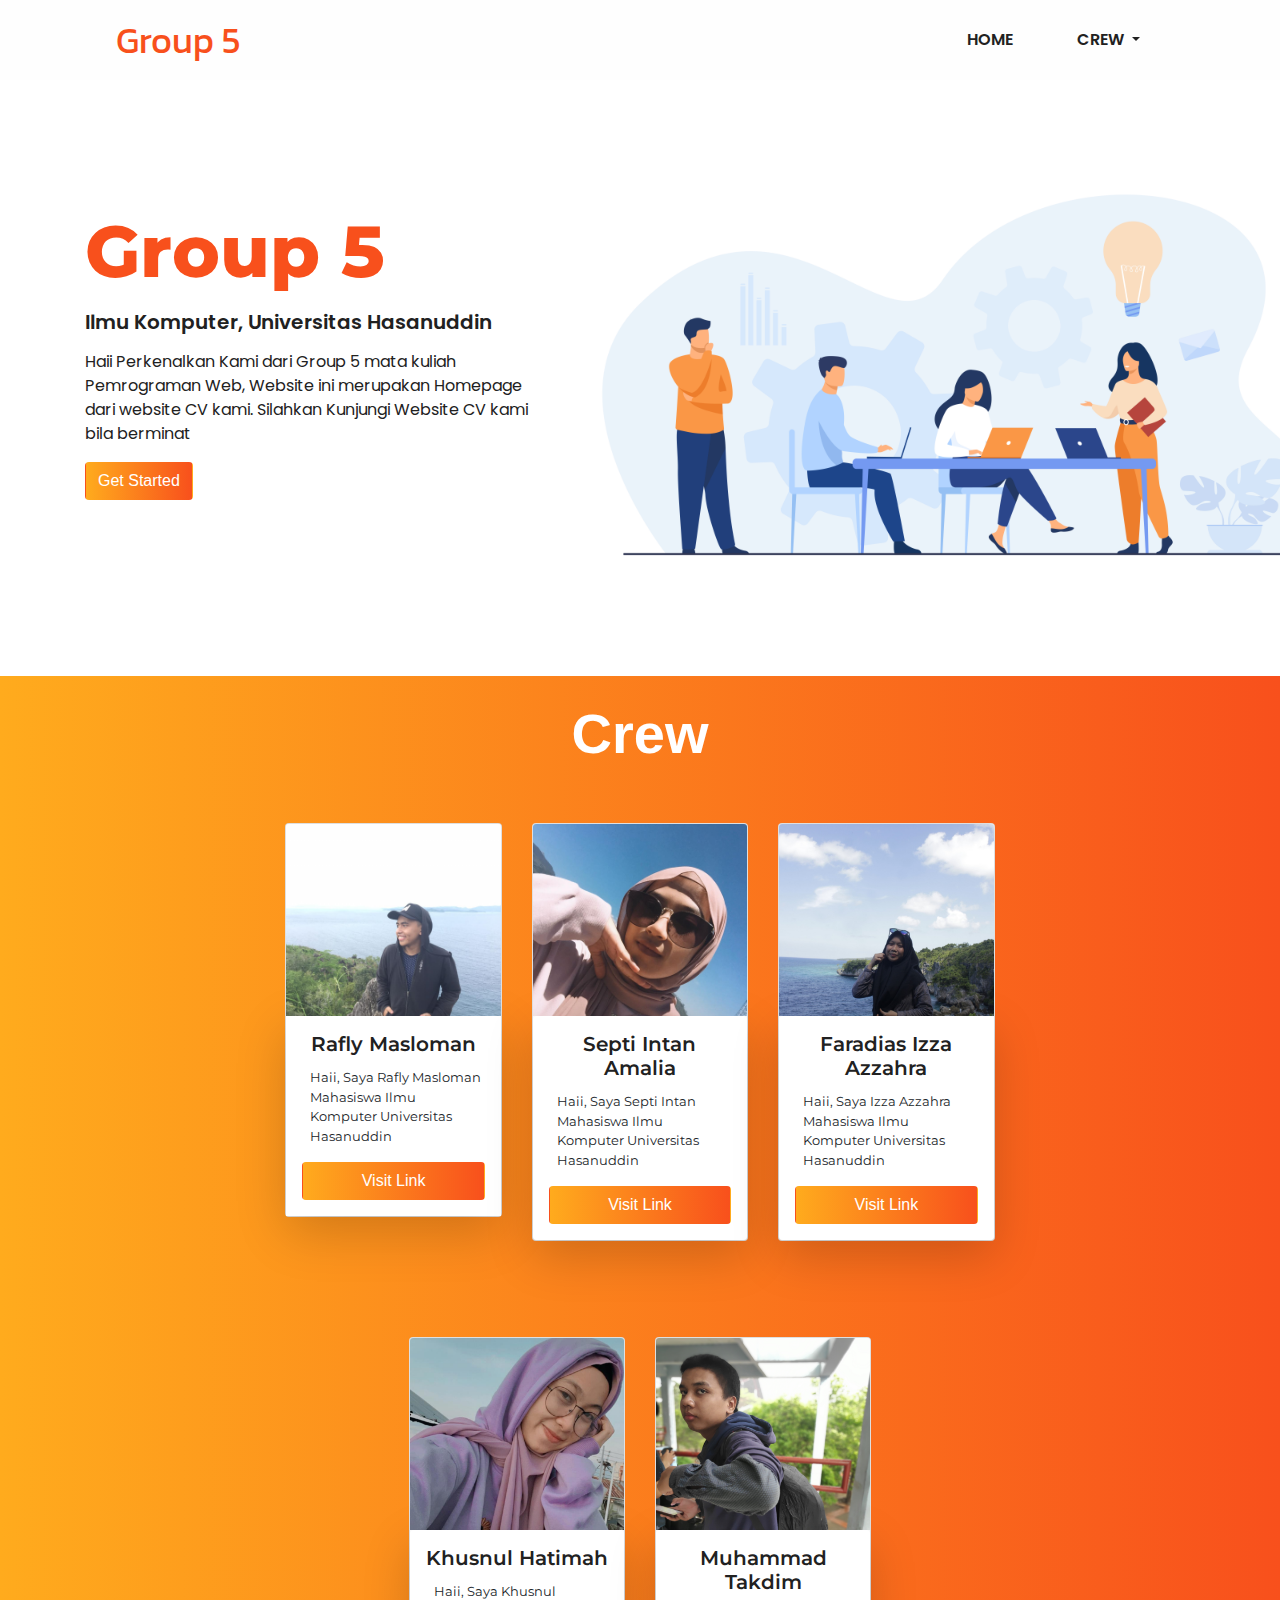
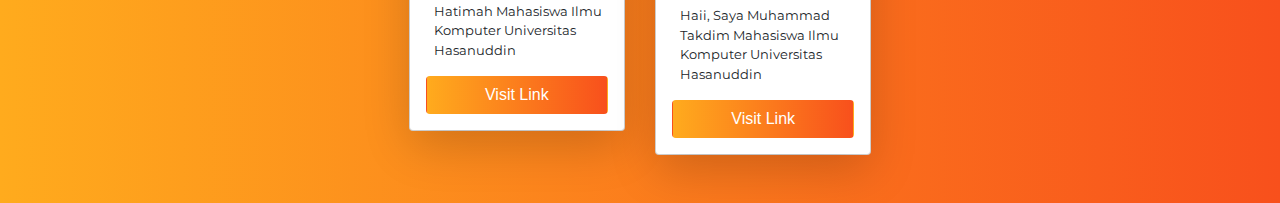
<file: index.html>
<!DOCTYPE html>
<html lang="en">
<head>
    <meta charset="UTF-8">
    <meta name="viewport" content="width=device-width, initial-scale=1.0">
    <link rel="stylesheet" href="style.css">
    <link href="https://fonts.googleapis.com/css2?family=Kanit:wght@600&display=swap" rel="stylesheet">
    <link href="https://fonts.googleapis.com/css2?family=Poppins&display=swap" rel="stylesheet">
    <link href="https://fonts.googleapis.com/css2?family=Montserrat&display=swap" rel="stylesheet">
    <link rel="stylesheet" href="https://stackpath.bootstrapcdn.com/bootstrap/4.5.2/css/bootstrap.min.css" integrity="sha384-JcKb8q3iqJ61gNV9KGb8thSsNjpSL0n8PARn9HuZOnIxN0hoP+VmmDGMN5t9UJ0Z" crossorigin="anonymous">
    <title>Group 5</title>
</head>
<body>

    <nav class="navbar navbar-expand-lg navbar-dark pt-2 pr-4">
        <a class="navbar-brand" href="#">Group 5</a>
        <button class="navbar-toggler ml-auto custom-toggler " type="button" data-toggle="collapse" data-target="#navbarNavAltMarkup" aria-controls="navbarNavAltMarkup" aria-expanded="false" aria-label="Toggle navigation">
          <span class="navbar-toggler-icon custom-toggler"></span>
        </button>
        <div class="collapse navbar-collapse" id="navbarNavAltMarkup">
          <div class="navbar-nav ml-auto">
            <a class="nav-link mr-lg-5" href="#">Home <span class="sr-only">(current)</span></a>
            <a class="nav-link dropdown-toggle mr-lg-5" href="#" id="navbarDropdownMenuLink" role="button" data-toggle="dropdown" aria-haspopup="true" aria-expanded="false">
                Crew
            </a>
            <div class="dropdown-menu dropdown-menu-right" aria-labelledby="navbarDropdownMenuLink">
                <a class="dropdown-item" href="https://rafmasloman.github.io/Website-Portfolio/Rafly%20Ramdhani%20Putra/index.html">Rafly Masloman</a>
                <a class="dropdown-item" href="https://rafmasloman.github.io/Website-Portfolio/Septi%20Intan%20Amalia/index.html">Septi Intan Amalia</a>
                <a class="dropdown-item" href="https://rafmasloman.github.io/Website-Portfolio/Faradiaz%20Izzah%20Azzahra/index.html">Faradias Izza</a>
                <a class="dropdown-item" href="https://rafmasloman.github.io/Website-Portfolio/Muhammad%20Takdim/index.html">Muhammad Takdim</a>
                <a class="dropdown-item" href="https://rafmasloman.github.io/Website-Portfolio/Khusnul%20Hatimah/index.html">Khusnul Hatimah</a>
              </div>
          </div>
        </div>
    </nav>

    <div class="container">
        <div class="row mt-5">
            <div class="col-lg-5">
                <h1 class=" group-name mb-3"> Group 5</h1>
                <h4 class=" group-major mb-3">Ilmu Komputer, Universitas Hasanuddin</h4>
                <p class=" group-about mb-3 ">Haii Perkenalkan Kami dari Group 5 mata kuliah 
                    Pemrograman Web, Website ini merupakan
                    Homepage dari website CV kami. Silahkan Kunjungi Website CV kami bila berminat</p>
                    <a href="#" class="btn rounded text-white tombol-get-started">Get Started</a>
            </div>

            <div class="col-lg-7">
                <img src="6316.jpg" alt="" class=" illustration">
            </div>
        </div>
    </div>

    <div class="container-fluid crew-card-main mt-5">
        <div class="row mb-4">
            <div class="col text-center mt-4">
                <h2 class="text-white crew-text"> Crew </h2>
            </div>
        </div>

        <div class="row row-cols-lg-5 row-cols-1 p-4 justify-content-center">

            <div class="col mb-5">
                <div class="card">
                    <img src="Rafly Ramdhani Putra\Img\rafly.jpeg" class="card-img-top" alt="...">
                    <div class="card-body shadow-lg p-3 bg-white ">
                      <h5 class="card-title text-lg-center">Rafly Masloman</h5>
                      <p class="card-text ml-lg-2">Haii, Saya Rafly Masloman 
                        Mahasiswa  Ilmu Komputer 
                        Universitas Hasanuddin</p>
                      <a href="https://rafmasloman.github.io/Website-Portfolio/Rafly%20Ramdhani%20Putra/index.html" class="btn rounded text-white tombol">Visit Link</a>
                    </div>
                </div>
            </div>

            <div class="col mb-5">
                <div class="card">
                    <img src="Septi Intan Amalia\Septi.jpeg" class="card-img-top" alt="...">
                    <div class="card-body shadow-lg p-3 bg-white rounded">
                      <h5 class="card-title text-lg-center">Septi Intan Amalia</h5>
                      <p class="card-text ml-lg-2">Haii, Saya Septi Intan
                        Mahasiswa  Ilmu Komputer 
                        Universitas Hasanuddin</p>
                      <a href="https://rafmasloman.github.io/Website-Portfolio/Septi%20Intan%20Amalia/index.html" class="btn rounded text-white tombol">Visit Link</a>
                    </div>
                </div>
            </div>

            <div class="col mb-5">
                <div class="card">
                    <img src="Faradiaz Izzah Azzahra\izza.jpg" class="card-img-top" alt="...">
                    <div class="card-body shadow-lg p-3 bg-white rounded">
                      <h5 class="card-title text-lg-center">Faradias Izza Azzahra</h5>
                      <p class="card-text ml-lg-2">Haii, Saya Izza Azzahra 
                        Mahasiswa  Ilmu Komputer 
                        Universitas Hasanuddin</p>
                      <a href="https://rafmasloman.github.io/Website-Portfolio/Faradiaz%20Izzah%20Azzahra/index.html" class="btn rounded text-white tombol">Visit Link</a>
                    </div>
                </div>
            </div>

            
        </div>

        <div class="row row-cols-lg-5 row-cols-1 p-4 justify-content-center">
            <div class="col mb-5">
                <div class="card">
                    <img src="Khusnul Hatimah\Khusnul-Hatimah.jpeg" class="card-img-top" alt="...">
                    <div class="card-body shadow-lg p-3 bg-white rounded">
                      <h5 class="card-title text-lg-center">Khusnul Hatimah</h5>
                      <p class="card-text ml-lg-2">Haii, Saya Khusnul Hatimah
                        Mahasiswa  Ilmu Komputer 
                        Universitas Hasanuddin</p>
                      <a href="https://rafmasloman.github.io/Website-Portfolio/Khusnul%20Hatimah/index.html" class="btn rounded text-white tombol">Visit Link</a>
                    </div>
                </div>
            </div>

            <div class="col">
                <div class="card">
                    <img src="Muhammad Takdim\fotoku.jpg" class="card-img-top" alt="...">
                    <div class="card-body shadow-lg p-3 bg-white rounded">
                      <h5 class="card-title text-lg-center">Muhammad Takdim</h5>
                      <p class="card-text ml-lg-2">Haii, Saya Muhammad Takdim
                        Mahasiswa  Ilmu Komputer 
                        Universitas Hasanuddin</p>
                      <a href="https://rafmasloman.github.io/Website-Portfolio/Muhammad%20Takdim/index.html" class="btn rounded text-white tombol">Visit Link</a>
                    </div>
                </div>
            </div>
        </div>

    </div>

      <script src="https://code.jquery.com/jquery-3.5.1.slim.min.js" integrity="sha384-DfXdz2htPH0lsSSs5nCTpuj/zy4C+OGpamoFVy38MVBnE+IbbVYUew+OrCXaRkfj" crossorigin="anonymous"></script>
<script src="https://cdn.jsdelivr.net/npm/popper.js@1.16.1/dist/umd/popper.min.js" integrity="sha384-9/reFTGAW83EW2RDu2S0VKaIzap3H66lZH81PoYlFhbGU+6BZp6G7niu735Sk7lN" crossorigin="anonymous"></script>
<script src="https://stackpath.bootstrapcdn.com/bootstrap/4.5.2/js/bootstrap.min.js" integrity="sha384-B4gt1jrGC7Jh4AgTPSdUtOBvfO8shuf57BaghqFfPlYxofvL8/KUEfYiJOMMV+rV" crossorigin="anonymous"></script>
</body>
</html>
</file>
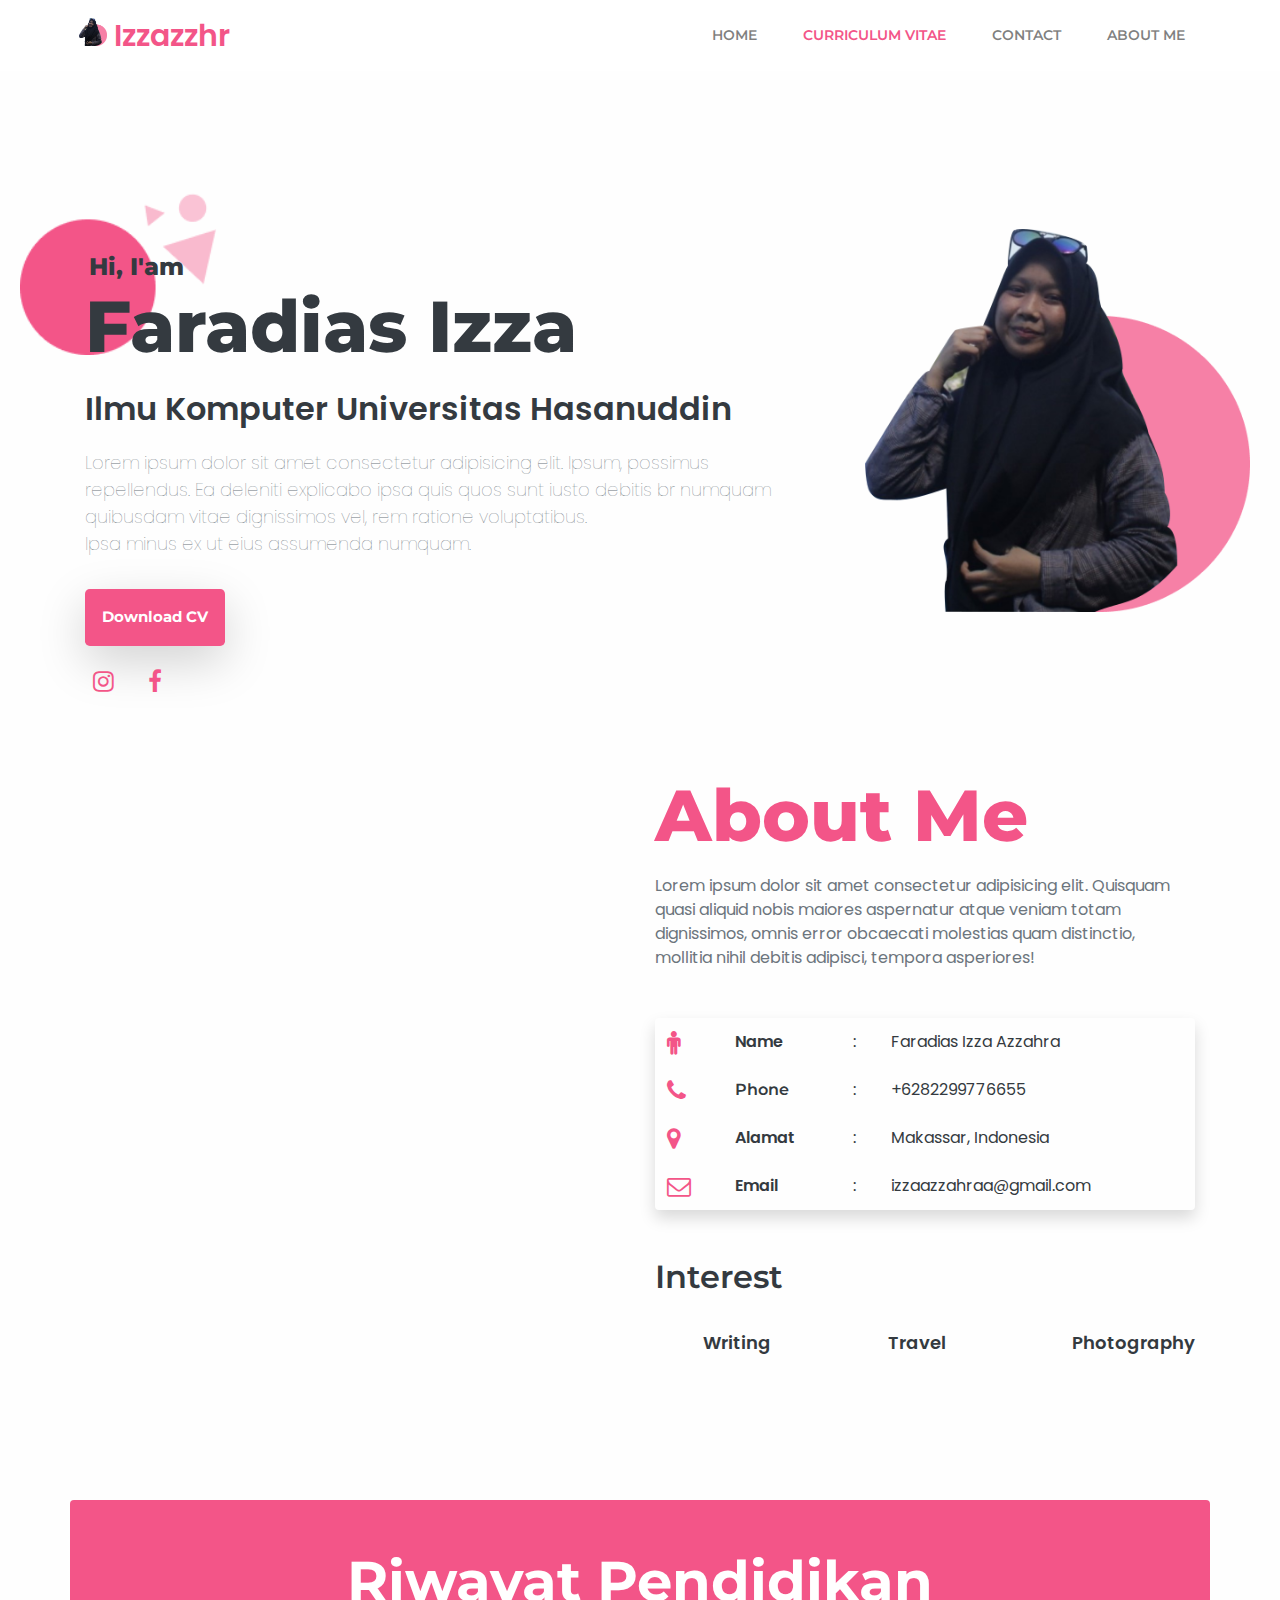
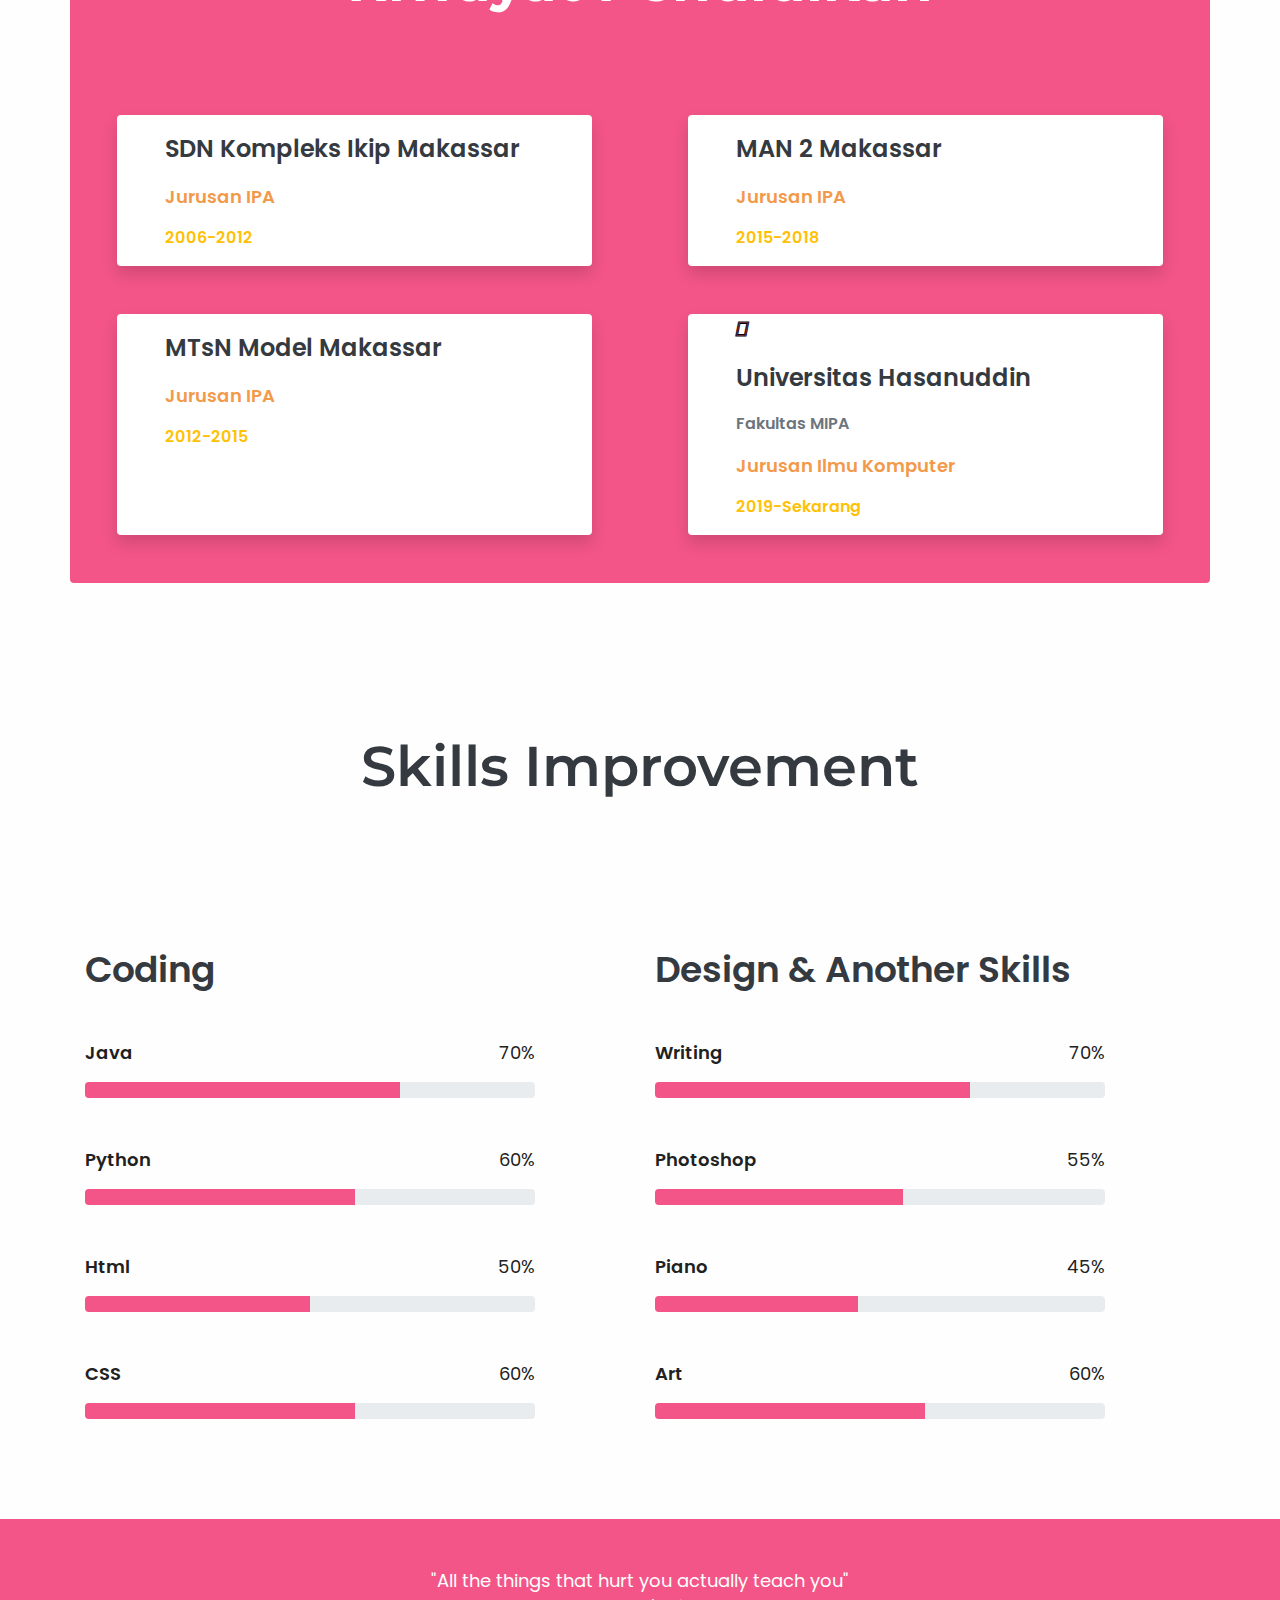
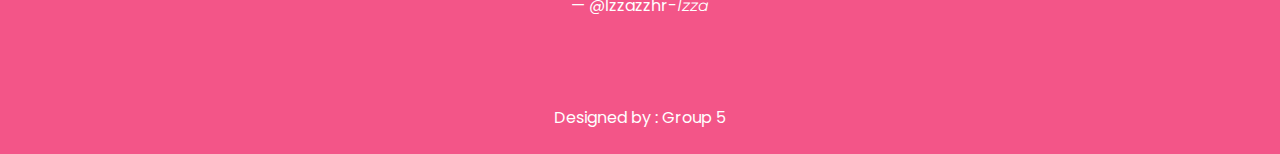
<file: Faradiaz Izzah Azzahra/index.html>
<!DOCTYPE html>
<html lang="en">
<head>
    <meta charset="UTF-8">
    <meta name="viewport" content="width=device-width, initial-scale=1.0">
    <title>Izzazzhr</title>
    <link rel="icon" type="image/gif/png" href="izza.png">
    <link rel="stylesheet" href="https://pro.fontawesome.com/releases/v5.10.0/css/all.css" integrity="sha384-AYmEC3Yw5cVb3ZcuHtOA93w35dYTsvhLPVnYs9eStHfGJvOvKxVfELGroGkvsg+p" crossorigin="anonymous"/>
    <link rel="stylesheet" href="https://stackpath.bootstrapcdn.com/font-awesome/4.7.0/css/font-awesome.min.css" integrity="sha384-wvfXpqpZZVQGK6TAh5PVlGOfQNHSoD2xbE+QkPxCAFlNEevoEH3Sl0sibVcOQVnN" crossorigin="anonymous">
    <link href="https://fonts.googleapis.com/css2?family=Poppins&display=swap" rel="stylesheet">
    <link rel="stylesheet" href="style.css">
    <link href="https://fonts.googleapis.com/css2?family=Montserrat&display=swap" rel="stylesheet">
    <link rel="stylesheet" href="https://stackpath.bootstrapcdn.com/bootstrap/4.5.2/css/bootstrap.min.css" integrity="sha384-JcKb8q3iqJ61gNV9KGb8thSsNjpSL0n8PARn9HuZOnIxN0hoP+VmmDGMN5t9UJ0Z" crossorigin="anonymous">
</head>

<body style="background-color: #fefefe;">

    <!-- Navbar -->
    <nav class="navbar navbar-expand-lg navbar-light bg-white pt-2 pr-4">
        <div class="container-fluid">
            <a class="navbar-brand ml-lg-5" href="">
                <img src="izza.png" alt="" class="float-lg-left cv-image-brand">
                Izzazzhr
            </a>
                <button class="navbar-toggler ml-auto" type="button" data-toggle="collapse" data-target="#navbarNavAltMarkup" aria-controls="navbarNavAltMarkup" aria-expanded="false" aria-label="Toggle navigation">
                    <span class="navbar-toggler-icon "></span>
                </button>
            <div class="collapse navbar-collapse" id="navbarNavAltMarkup">
                <div class="navbar-nav ml-auto mr-5">
                    <a class="nav-link" href="https://rafmasloman.github.io/Website-Portfolio/">Home <span class="sr-only">(current)</span></a>
                    <a class="nav-link active nav-cv" href="index.html">Curriculum Vitae</span></a>
                    <a class="nav-link" href="#">Contact</a>
                    <a class="nav-link" href="#">About Me</a>
                </div>
            </div>
        </div>
    </nav>

    <!-- Main Content 1 -->
    
    <div class="container">
        <div class="row main">
            <div class="col-lg-8 column-left-header">
                <img src="Motif-Izza.png" alt="snow" class="position-absolute motif-img">
                <p class="text-dark ml-1 hello">Hi, I'am</p>
                <h1 class="text-dark myname">Faradias Izza</h1>
                <p class="text-dark mt-3 jurusan">Ilmu Komputer Universitas Hasanuddin</p>
                <p class="text-muted mt-3 about">
                    Lorem ipsum dolor sit amet consectetur adipisicing elit. Ipsum, possimus repellendus. 
                    Ea deleniti explicabo ipsa quis quos sunt iusto debitis br numquam quibusdam vitae dignissimos vel, 
                    rem ratione voluptatibus. <br> Ipsa minus ex ut eius assumenda numquam.
                </p>
                <a href="" class="btn rounded-lg text-white font-weight-bold shadow-lg p-3 mb-5 bg-white rounded mt-3 tombol">Download CV</a>
                <div class="sosmed ml-2">
                    <a href="https://www.instagram.com/izzazzhr/" class="fa fa-instagram position-absolute" aria-hidden="true"> </a>
                    <a href="https://www.facebook.com/faradiasizzaazzahra.faisal" class="fa fa-facebook position-absolute" aria-hidden="true"> </a>
                </div>
            </div>
            <div class="col-lg-4 mt-5">
                <img src="izza.png" alt="" class="float-left cv-image">
            </div>
        </div>
    </div>

    <!-- Main Content 2 (About Me) -->
    <div class="container main-2 w-100">
        <div class="row">
            <div class="col-6">

            </div>
            
            <div class="col-6 column-right-about mt-5">
                <h1 class="bio-about-me">About Me</h1>
                <p class="mt-3 text-muted bio about-2">Lorem ipsum dolor sit amet consectetur adipisicing elit.
                    Quisquam quasi aliquid nobis maiores aspernatur atque veniam totam dignissimos, 
                    omnis error obcaecati molestias quam distinctio, mollitia nihil debitis adipisci, 
                    tempora asperiores!
                </p>
                <table class="table table-borderless table-lg-responsive table-bio mt-5 text-dark shadow p-3 mb-5 rounded">
                    <tbody>
                        <tr>
                            <th scope="row" class="fa fa-male mt-0 bio-logo"></th>
                            <td class="bio bio-tag">Name</td>
                            <td class="bio">:</td>
                            <td class="bio">Faradias Izza Azzahra</td>
                        </tr>

                        <tr>
                            <th scope="row" class="fa fa-phone mt-0 bio-logo"></th>
                            <td class="bio-tag">Phone</td>
                            <td class="bio">:</td>
                            <td class="bio">+6282299776655</td>
                        </tr>

                        <tr>
                            <th scope="row" class="fa fa-map-marker mt-0 bio-logo"></th>
                            <td class="bio bio-tag">Alamat</td>
                            <td class="bio">:</td>
                            <td class="bio">Makassar, Indonesia</td>
                        </tr>

                        <tr>
                            <th scope="row" class="fa fa-envelope-o mt-0 bio-logo"></th>
                            <td class="bio bio-tag">Email</td>
                            <td class="bio">:</td>
                            <td class="bio">izzaazzahraa@gmail.com</td>
                        </tr>

                    </tbody>
                </table>

                <!-- Interest List -->
                <div class="interest mb-5">
                    <h4 class="text-dark interest-tittle">Interest</h4>
                    <div class="row">
                        <div class="col-lg">
                            <i class="fas fa-pen interest-icon float-left" aria-hidden="true"></i>
                            <p class="text-dark interest-text ml-5 mt-4">Writing</p>
                        </div>
                        <div class="col-lg col-interest-2">
                            <i class="fas fa-globe-americas interest-icon float-left" aria-hidden="true"></i>
                            <p class="text-dark interest-text ml-5 mt-4">Travel</p>
                        </div>
                        <div class="col-lg">
                            <i class="fas fa-camera-alt interest-icon float-left" aria-hidden="true"></i>
                            <p class="text-dark interest-text ml-5 mt-4">Photography</p>
                        </div>
                    </div>
                </div>
            </div>
        </div>
    </div>

    
    <!-- Main Content-3 -->
    <div class="container w-100 mb-5 main-3 rounded">
        <h1 class="d-lg-flex justify-content-center text-white pt-5 education-tittle"> Riwayat Pendidikan </h1>

        <div class="row justify-content-center mt-5">
            <div class="col-lg-5 mr-5 shadow pl-5 mb-5 bg-white rounded">
                <i class="fas-education fas fa-school" aria-hidden="true"></i>
                <p class="text-dark info-educational-background education-grade mt-3">SDN Kompleks Ikip Makassar</p>
                <p class="info-educational-background education-major">Jurusan IPA</p>
                <p class="text-warning info-educational-background">2006-2012</p>
            </div>

            <div class="col-lg-5 ml-5 shadow pl-5 mb-5 bg-white rounded">
                <i class="fas-education fas fa-school" aria-hidden="true"></i>
                <p class="text-dark info-educational-background education-grade mt-3">MAN 2 Makassar</p>
                <p class=" info-educational-background education-major">Jurusan IPA</p>
                <p class="text-warning info-educational-background ">2015-2018</p>
            </div>
        </div>

        <div class="row justify-content-center">
            <div class="col-lg-5 mr-5 shadow pl-5 mb-5 bg-white rounded">
                <i class="fas-education fas fa-school" aria-hidden="true"></i>
                <p class="text-dark info-educational-background education-grade mt-3">MTsN Model Makassar</p>
                <p class=" info-educational-background education-major">Jurusan IPA</p>
                <p class="text-warning info-educational-background ">2012-2015</p>
            </div>

            <div class="col-lg-5 ml-5 shadow pl-5 mb-5 bg-white rounded">
                <i class="fas-education fas fa-graduation-cap" aria-hidden="true"></i>
                <p class="text-dark info-educational-background education-grade mt-3">Universitas Hasanuddin</p>
                <p class="text-muted info-educational-background">Fakultas MIPA</p>
                <p class=" info-educational-background education-major ">Jurusan Ilmu Komputer</p>
                <p class="text-warning info-educational-background ">2019-Sekarang</p>
            </div>
        </div>

    </div>

    <!-- Main Content 4 (Skills Improvement) -->
    <div class="container main-4 w-100 mb-5">
        <h1 class="d-lg-flex justify-content-center text-dark skills-tittle"> Skills Improvement </h1>

        <div class="row ">
            <div class="col-lg-6">

                <h2 class="text-dark mt-5 skills-type text-justify">Coding</h2>

                <div class="d-flex mt-5">
                    <p class="flex-grow-1 skills-name">Java</p>
                    <p class="skills-percentage">70%</p>
                </div>

                <div class="progress skills-progress ">
                    <div class="progress-bar" role="progressbar" style="width: 70%" aria-valuenow="75" aria-valuemin="0" aria-valuemax="100"></div>
                </div>

                <div class="d-flex mt-5">
                    <p class="flex-grow-1 skills-name">Python</p>
                    <p class="skills-percentage">60%</p>
                </div>

                <div class="progress skills-progress skills-name">
                    <div class="progress-bar" role="progressbar" style="width: 60%" aria-valuenow="75" aria-valuemin="0" aria-valuemax="100"></div>
                </div>
                
                <div class="d-flex mt-5">
                    <p class="flex-grow-1 skills-name">Html</p>
                    <p class="skills-percentage">50%</p>
                </div>

                <div class="progress skills-progress">
                    <div class="progress-bar" role="progressbar" style="width: 50%" aria-valuenow="75" aria-valuemin="0" aria-valuemax="100"></div>
                </div>

                <div class="d-flex mt-5">
                    <p class="flex-grow-1 skills-name">CSS</p>
                    <p class="skills-percentage">60%</p>
                </div>

                <div class="progress skills-progress">
                    <div class="progress-bar" role="progressbar" style="width: 60%" aria-valuenow="75" aria-valuemin="0" aria-valuemax="100"></div>
                </div>

            </div>

            <div class="col-lg-6">
                <h2 class="text-dark mt-5 skills-type text-justify">Design & Another Skills</h2>

                <div class="d-flex mt-5">
                    <p class="flex-grow-1 skills-name">Writing</p>
                    <p class="skills-percentage">70%</p>
                </div>

                <div class="progress skills-progress">
                    <div class="progress-bar" role="progressbar" style="width: 70%" aria-valuenow="75" aria-valuemin="0" aria-valuemax="100"></div>
                </div>

                <div class="d-flex mt-5">
                    <p class="flex-grow-1 skills-name">Photoshop</p>
                    <p class="skills-percentage">55%</p>
                </div>

                <div class="progress skills-progress">
                    <div class="progress-bar" role="progressbar" style="width: 55%" aria-valuenow="75" aria-valuemin="0" aria-valuemax="100"></div>
                </div>

                <div class="d-flex mt-5">
                    <p class="flex-grow-1 skills-name">Piano</p>
                    <p class="skills-percentage skills-percentage-right">45%</p>
                </div>

                <div class="progress skills-progress">
                    <div class="progress-bar" role="progressbar" style="width: 45%" aria-valuenow="75" aria-valuemin="0" aria-valuemax="100"></div>
                </div>

                <div class="d-flex mt-5">
                    <p class="flex-grow-1 skills-name">Art</p>
                    <p class="skills-percentage">60%</p>
                </div>

                <div class="progress skills-progress">
                    <div class="progress-bar" role="progressbar" style="width: 60%" aria-valuenow="75" aria-valuemin="0" aria-valuemax="100"></div>
                </div>
               
            </div>

        </div>
    </div>


    <div class="container-fluid ending">
        <blockquote class="blockquote text-center text-white p-5">
            <p class="mb-0 quote">"All the things that hurt you actually teach you"</p>
            <footer class="blockquote-footer text-white quote">@Izzazzhr-<cite title="Source Title">Izza</cite></footer>
        </blockquote>
        <footer class="text-white text-center designer-name p-4"> Designed by : Group 5 </footer>
    </div>
    
    <script src="https://code.jquery.com/jquery-3.5.1.slim.min.js" integrity="sha384-DfXdz2htPH0lsSSs5nCTpuj/zy4C+OGpamoFVy38MVBnE+IbbVYUew+OrCXaRkfj" crossorigin="anonymous"></script>
    <script src="https://cdn.jsdelivr.net/npm/popper.js@1.16.1/dist/umd/popper.min.js" integrity="sha384-9/reFTGAW83EW2RDu2S0VKaIzap3H66lZH81PoYlFhbGU+6BZp6G7niu735Sk7lN" crossorigin="anonymous"></script>
    <script src="https://stackpath.bootstrapcdn.com/bootstrap/4.5.2/js/bootstrap.min.js" integrity="sha384-B4gt1jrGC7Jh4AgTPSdUtOBvfO8shuf57BaghqFfPlYxofvL8/KUEfYiJOMMV+rV" crossorigin="anonymous"></script>
</body>

</html>
</file>
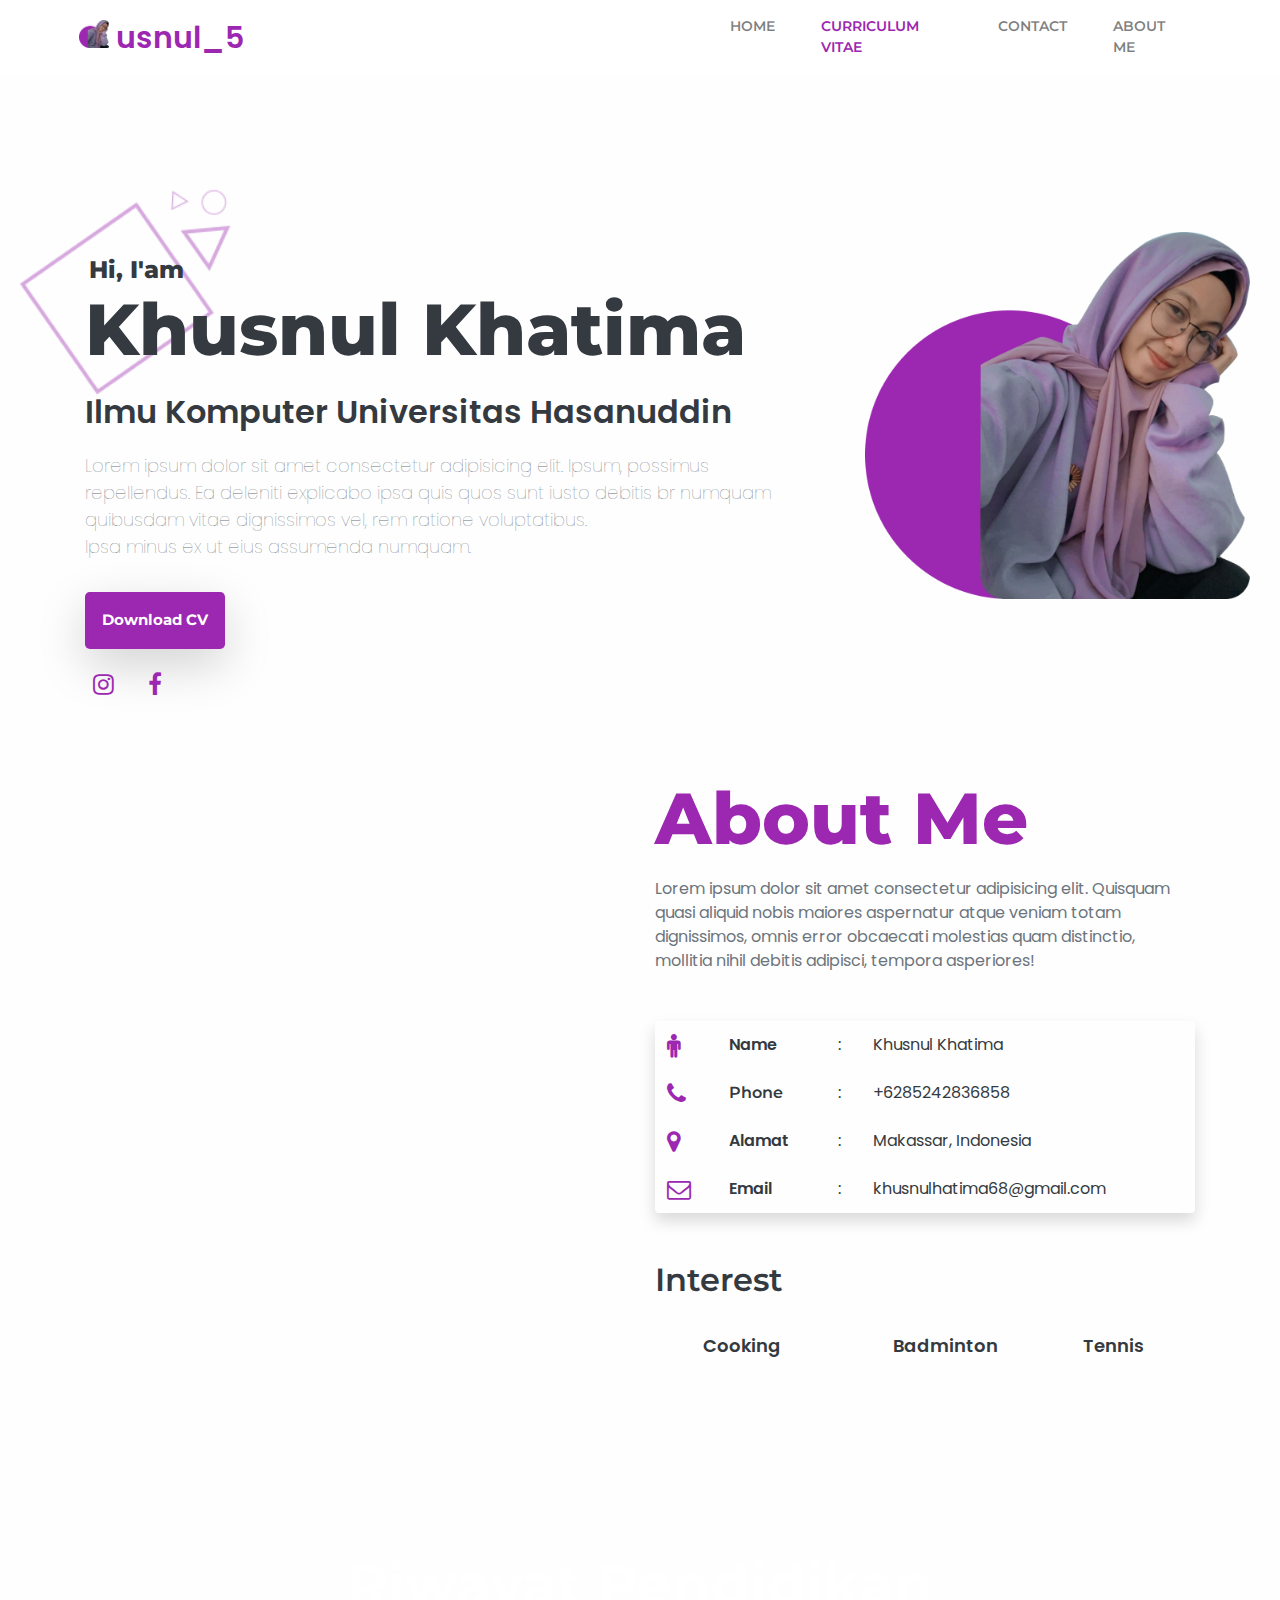
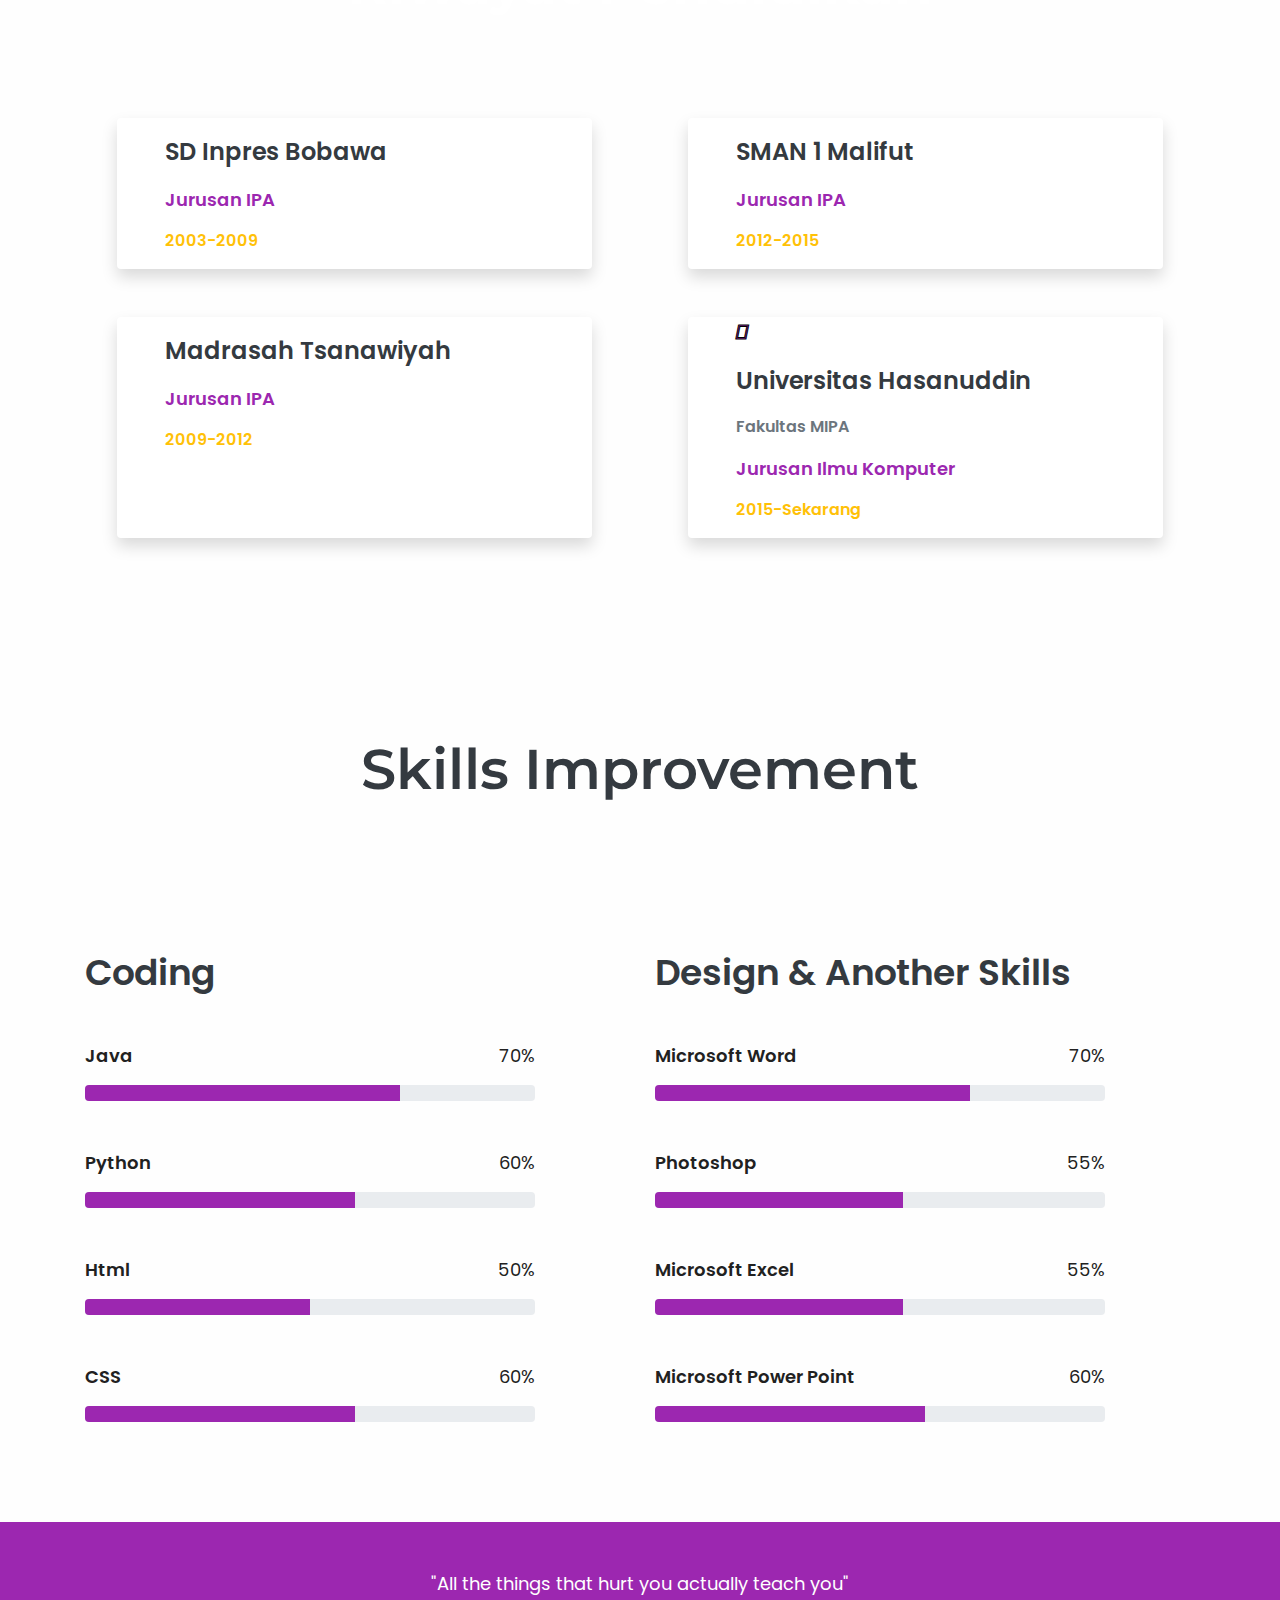
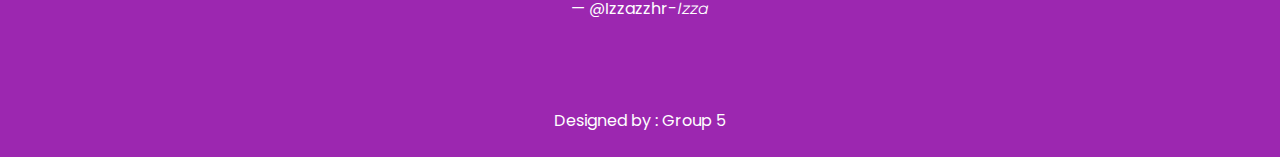
<file: Khusnul Hatimah/index.html>
<!DOCTYPE html>
<html lang="en">
<head>
    <meta charset="UTF-8">
    <meta name="viewport" content="width=device-width, initial-scale=1.0">
    <title>Usnul_5</title>
    <link rel="icon" type="image/gif/png" href="Khusnul-hatima.png">
    <link rel="stylesheet" href="https://pro.fontawesome.com/releases/v5.10.0/css/all.css" integrity="sha384-AYmEC3Yw5cVb3ZcuHtOA93w35dYTsvhLPVnYs9eStHfGJvOvKxVfELGroGkvsg+p" crossorigin="anonymous"/>
    <link rel="stylesheet" href="https://stackpath.bootstrapcdn.com/font-awesome/4.7.0/css/font-awesome.min.css" integrity="sha384-wvfXpqpZZVQGK6TAh5PVlGOfQNHSoD2xbE+QkPxCAFlNEevoEH3Sl0sibVcOQVnN" crossorigin="anonymous">
    <link href="https://fonts.googleapis.com/css2?family=Poppins&display=swap" rel="stylesheet">
    <link rel="stylesheet" href="style.css">
    <link href="https://fonts.googleapis.com/css2?family=Montserrat&display=swap" rel="stylesheet">
    <link rel="stylesheet" href="https://stackpath.bootstrapcdn.com/bootstrap/4.5.2/css/bootstrap.min.css" integrity="sha384-JcKb8q3iqJ61gNV9KGb8thSsNjpSL0n8PARn9HuZOnIxN0hoP+VmmDGMN5t9UJ0Z" crossorigin="anonymous">
</head>

<body style="background-color: #fefefe;">

    <!-- Navbar -->
    <nav class="navbar navbar-expand-lg navbar-light bg-white pt-2 pr-4">
        <div class="container-fluid">
            <a class="navbar-brand ml-lg-5" href="">
                <img src="Khusnul-hatima.png" alt="" class="float-lg-left cv-image-brand">
                usnul_5
            </a>
                <button class="navbar-toggler ml-auto" type="button" data-toggle="collapse" data-target="#navbarNavAltMarkup" aria-controls="navbarNavAltMarkup" aria-expanded="false" aria-label="Toggle navigation">
                    <span class="navbar-toggler-icon "></span>
                </button>
            <div class="collapse navbar-collapse" id="navbarNavAltMarkup">
                <div class="navbar-nav ml-auto mr-5">
                    <a class="nav-link" href="https://rafmasloman.github.io/Website-Portfolio/">Home <span class="sr-only">(current)</span></a>
                    <a class="nav-link active nav-cv" href="index.html">Curriculum Vitae</span></a>
                    <a class="nav-link" href="#">Contact</a>
                    <a class="nav-link" href="#">About Me</a>
                </div>
            </div>
        </div>
    </nav>

    <!-- Main Content 1 -->
    
    <div class="container">
        <div class="row main">
            <div class="col-lg-8 column-left-header">
                <img src="Motif-purple.png" alt="snow" class="position-absolute motif-img">
                <p class="text-dark ml-1 hello">Hi, I'am</p>
                <h1 class="text-dark myname">Khusnul Khatima</h1>
                <p class="text-dark mt-3 jurusan">Ilmu Komputer Universitas Hasanuddin</p>
                <p class="text-muted mt-3 about">
                    Lorem ipsum dolor sit amet consectetur adipisicing elit. Ipsum, possimus repellendus. 
                    Ea deleniti explicabo ipsa quis quos sunt iusto debitis br numquam quibusdam vitae dignissimos vel, 
                    rem ratione voluptatibus. <br> Ipsa minus ex ut eius assumenda numquam.
                </p>
                <a href="" class="btn rounded-lg text-white font-weight-bold shadow-lg p-3 mb-5 bg-white rounded mt-3 tombol">Download CV</a>
                <div class="sosmed ml-2">
                    <a href="https://www.instagram.com/usnul_5_11/" class="fa fa-instagram position-absolute" aria-hidden="true"> </a>
                    <a href="https://m.facebook.com/khusnul.hatima.5?ref=bookmarks" class="fa fa-facebook position-absolute" aria-hidden="true"> </a>
                </div>
            </div>
            <div class="col-lg-4 mt-5">
                <img src="Khusnul-hatima.png" alt="" class="float-left cv-image">
            </div>
        </div>
    </div>

    <!-- Main Content 2 (About Me) -->
    <div class="container main-2 w-100">
        <div class="row">
            <div class="col-6">

            </div>
            
            <div class="col-6 column-right-about mt-5">
                <h1 class="bio-about-me">About Me</h1>
                <p class="mt-3 text-muted bio about-2">Lorem ipsum dolor sit amet consectetur adipisicing elit.
                    Quisquam quasi aliquid nobis maiores aspernatur atque veniam totam dignissimos, 
                    omnis error obcaecati molestias quam distinctio, mollitia nihil debitis adipisci, 
                    tempora asperiores!
                </p>
                <table class="table table-borderless table-lg-responsive table-bio mt-5 text-dark shadow p-3 mb-5 rounded">
                    <tbody>
                        <tr>
                            <th scope="row" class="fa fa-male mt-0 bio-logo"></th>
                            <td class="bio bio-tag">Name</td>
                            <td class="bio">:</td>
                            <td class="bio">Khusnul Khatima</td>
                        </tr>

                        <tr>
                            <th scope="row" class="fa fa-phone mt-0 bio-logo"></th>
                            <td class="bio-tag">Phone</td>
                            <td class="bio">:</td>
                            <td class="bio">+6285242836858</td>
                        </tr>

                        <tr>
                            <th scope="row" class="fa fa-map-marker mt-0 bio-logo"></th>
                            <td class="bio bio-tag">Alamat</td>
                            <td class="bio">:</td>
                            <td class="bio">Makassar, Indonesia</td>
                        </tr>

                        <tr>
                            <th scope="row" class="fa fa-envelope-o mt-0 bio-logo"></th>
                            <td class="bio bio-tag">Email</td>
                            <td class="bio">:</td>
                            <td class="bio">khusnulhatima68@gmail.com</td>
                        </tr>

                    </tbody>
                </table>

                <!-- Interest List -->
                <div class="interest mb-5">
                    <h4 class="text-dark interest-tittle">Interest</h4>
                    <div class="row">
                        <div class="col-lg">
                            <i class="fas fa-pen interest-icon float-left" aria-hidden="true"></i>
                            <p class="text-dark interest-text ml-5 mt-4">Cooking</p>
                        </div>
                        <div class="col-lg col-interest-2">
                            <i class="fas fa-globe-americas interest-icon float-left" aria-hidden="true"></i>
                            <p class="text-dark interest-text ml-5 mt-4">Badminton</p>
                        </div>
                        <div class="col-lg">
                            <i class="fas fa-camera-alt interest-icon float-left" aria-hidden="true"></i>
                            <p class="text-dark interest-text ml-5 mt-4">Tennis</p>
                        </div>
                    </div>
                </div>
            </div>
        </div>
    </div>

    
    <!-- Main Content-3 -->
    <div class="container w-100 mb-5 main-3 rounded">
        <h1 class="d-lg-flex justify-content-center text-white pt-5 education-tittle"> Riwayat Pendidikan </h1>

        <div class="row justify-content-center mt-5">
            <div class="col-lg-5 mr-5 shadow pl-5 mb-5 bg-white rounded">
                <i class="fas-education fas fa-school" aria-hidden="true"></i>
                <p class="text-dark info-educational-background education-grade mt-3">SD Inpres Bobawa</p>
                <p class="info-educational-background education-major">Jurusan IPA</p>
                <p class="text-warning info-educational-background">2003-2009</p>
            </div>

            <div class="col-lg-5 ml-5 shadow pl-5 mb-5 bg-white rounded">
                <i class="fas-education fas fa-school" aria-hidden="true"></i>
                <p class="text-dark info-educational-background education-grade mt-3">SMAN 1 Malifut</p>
                <p class=" info-educational-background education-major">Jurusan IPA</p>
                <p class="text-warning info-educational-background ">2012-2015</p>
            </div>
        </div>

        <div class="row justify-content-center">
            <div class="col-lg-5 mr-5 shadow pl-5 mb-5 bg-white rounded">
                <i class="fas-education fas fa-school" aria-hidden="true"></i>
                <p class="text-dark info-educational-background education-grade mt-3">Madrasah Tsanawiyah</p>
                <p class=" info-educational-background education-major">Jurusan IPA</p>
                <p class="text-warning info-educational-background ">2009-2012</p>
            </div>

            <div class="col-lg-5 ml-5 shadow pl-5 mb-5 bg-white rounded">
                <i class="fas-education fas fa-graduation-cap" aria-hidden="true"></i>
                <p class="text-dark info-educational-background education-grade mt-3">Universitas Hasanuddin</p>
                <p class="text-muted info-educational-background">Fakultas MIPA</p>
                <p class=" info-educational-background education-major ">Jurusan Ilmu Komputer</p>
                <p class="text-warning info-educational-background ">2015-Sekarang</p>
            </div>
        </div>

    </div>

    <!-- Main Content 4 (Skills Improvement) -->
    <div class="container main-4 w-100 mb-5">
        <h1 class="d-lg-flex justify-content-center text-dark skills-tittle"> Skills Improvement </h1>

        <div class="row ">
            <div class="col-lg-6">

                <h2 class="text-dark mt-5 skills-type text-justify">Coding</h2>

                <div class="d-flex mt-5">
                    <p class="flex-grow-1 skills-name">Java</p>
                    <p class="skills-percentage">70%</p>
                </div>

                <div class="progress skills-progress ">
                    <div class="progress-bar" role="progressbar" style="width: 70%" aria-valuenow="75" aria-valuemin="0" aria-valuemax="100"></div>
                </div>

                <div class="d-flex mt-5">
                    <p class="flex-grow-1 skills-name">Python</p>
                    <p class="skills-percentage">60%</p>
                </div>

                <div class="progress skills-progress skills-name">
                    <div class="progress-bar" role="progressbar" style="width: 60%" aria-valuenow="75" aria-valuemin="0" aria-valuemax="100"></div>
                </div>
                
                <div class="d-flex mt-5">
                    <p class="flex-grow-1 skills-name">Html</p>
                    <p class="skills-percentage">50%</p>
                </div>

                <div class="progress skills-progress">
                    <div class="progress-bar" role="progressbar" style="width: 50%" aria-valuenow="75" aria-valuemin="0" aria-valuemax="100"></div>
                </div>

                <div class="d-flex mt-5">
                    <p class="flex-grow-1 skills-name">CSS</p>
                    <p class="skills-percentage">60%</p>
                </div>

                <div class="progress skills-progress">
                    <div class="progress-bar" role="progressbar" style="width: 60%" aria-valuenow="75" aria-valuemin="0" aria-valuemax="100"></div>
                </div>

            </div>

            <div class="col-lg-6">
                <h2 class="text-dark mt-5 skills-type text-justify">Design & Another Skills</h2>

                <div class="d-flex mt-5">
                    <p class="flex-grow-1 skills-name">Microsoft Word</p>
                    <p class="skills-percentage">70%</p>
                </div>

                <div class="progress skills-progress">
                    <div class="progress-bar" role="progressbar" style="width: 70%" aria-valuenow="75" aria-valuemin="0" aria-valuemax="100"></div>
                </div>

                <div class="d-flex mt-5">
                    <p class="flex-grow-1 skills-name">Photoshop</p>
                    <p class="skills-percentage">55%</p>
                </div>

                <div class="progress skills-progress">
                    <div class="progress-bar" role="progressbar" style="width: 55%" aria-valuenow="75" aria-valuemin="0" aria-valuemax="100"></div>
                </div>

                <div class="d-flex mt-5">
                    <p class="flex-grow-1 skills-name">Microsoft Excel</p>
                    <p class="skills-percentage skills-percentage-right">55%</p>
                </div>

                <div class="progress skills-progress">
                    <div class="progress-bar" role="progressbar" style="width: 55%" aria-valuenow="75" aria-valuemin="0" aria-valuemax="100"></div>
                </div>

                <div class="d-flex mt-5">
                    <p class="flex-grow-1 skills-name">Microsoft Power Point</p>
                    <p class="skills-percentage">60%</p>
                </div>

                <div class="progress skills-progress">
                    <div class="progress-bar" role="progressbar" style="width: 60%" aria-valuenow="75" aria-valuemin="0" aria-valuemax="100"></div>
                </div>
               
            </div>

        </div>
    </div>


    <div class="container-fluid ending">
        <blockquote class="blockquote text-center text-white p-5">
            <p class="mb-0 quote">"All the things that hurt you actually teach you"</p>
            <footer class="blockquote-footer text-white quote">@Izzazzhr-<cite title="Source Title">Izza</cite></footer>
        </blockquote>
        <footer class="text-white text-center designer-name p-4"> Designed by : Group 5 </footer>
    </div>
    
    <script src="https://code.jquery.com/jquery-3.5.1.slim.min.js" integrity="sha384-DfXdz2htPH0lsSSs5nCTpuj/zy4C+OGpamoFVy38MVBnE+IbbVYUew+OrCXaRkfj" crossorigin="anonymous"></script>
    <script src="https://cdn.jsdelivr.net/npm/popper.js@1.16.1/dist/umd/popper.min.js" integrity="sha384-9/reFTGAW83EW2RDu2S0VKaIzap3H66lZH81PoYlFhbGU+6BZp6G7niu735Sk7lN" crossorigin="anonymous"></script>
    <script src="https://stackpath.bootstrapcdn.com/bootstrap/4.5.2/js/bootstrap.min.js" integrity="sha384-B4gt1jrGC7Jh4AgTPSdUtOBvfO8shuf57BaghqFfPlYxofvL8/KUEfYiJOMMV+rV" crossorigin="anonymous"></script>
</body>

</html>
</file>
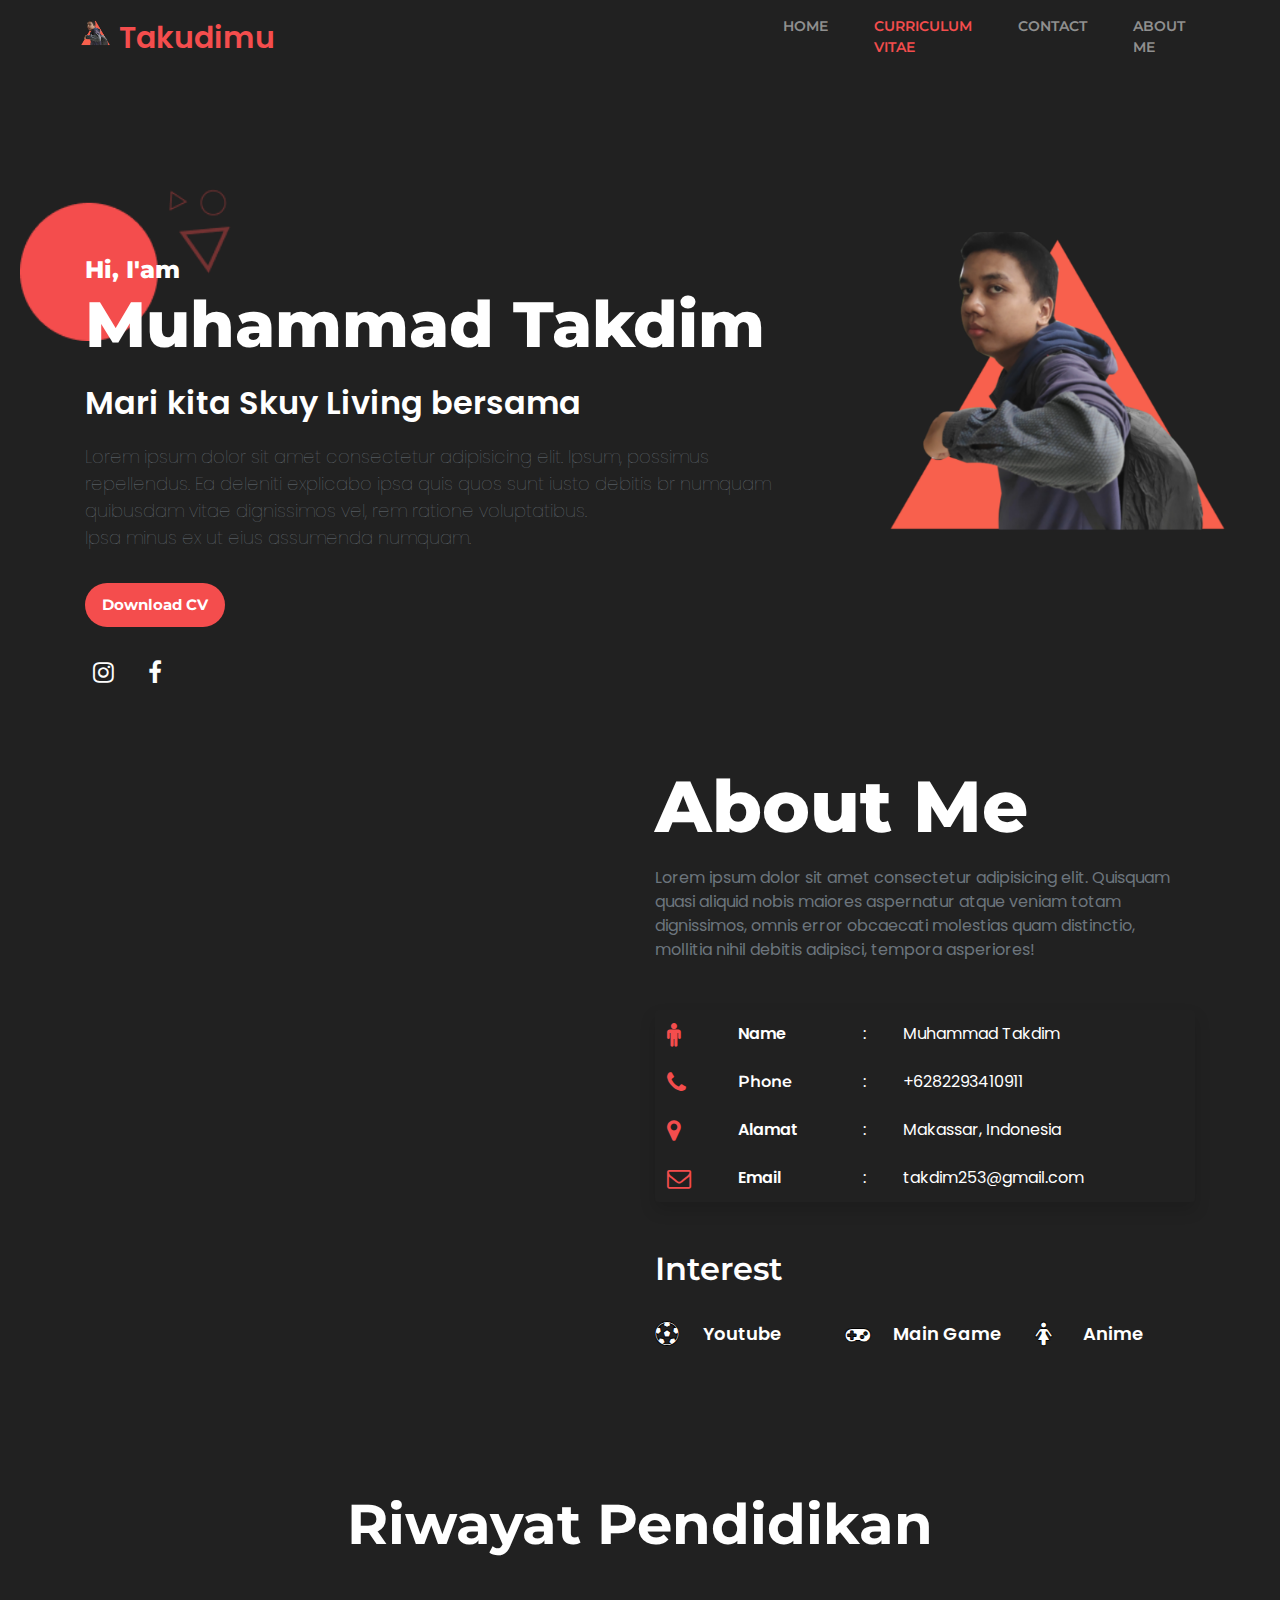
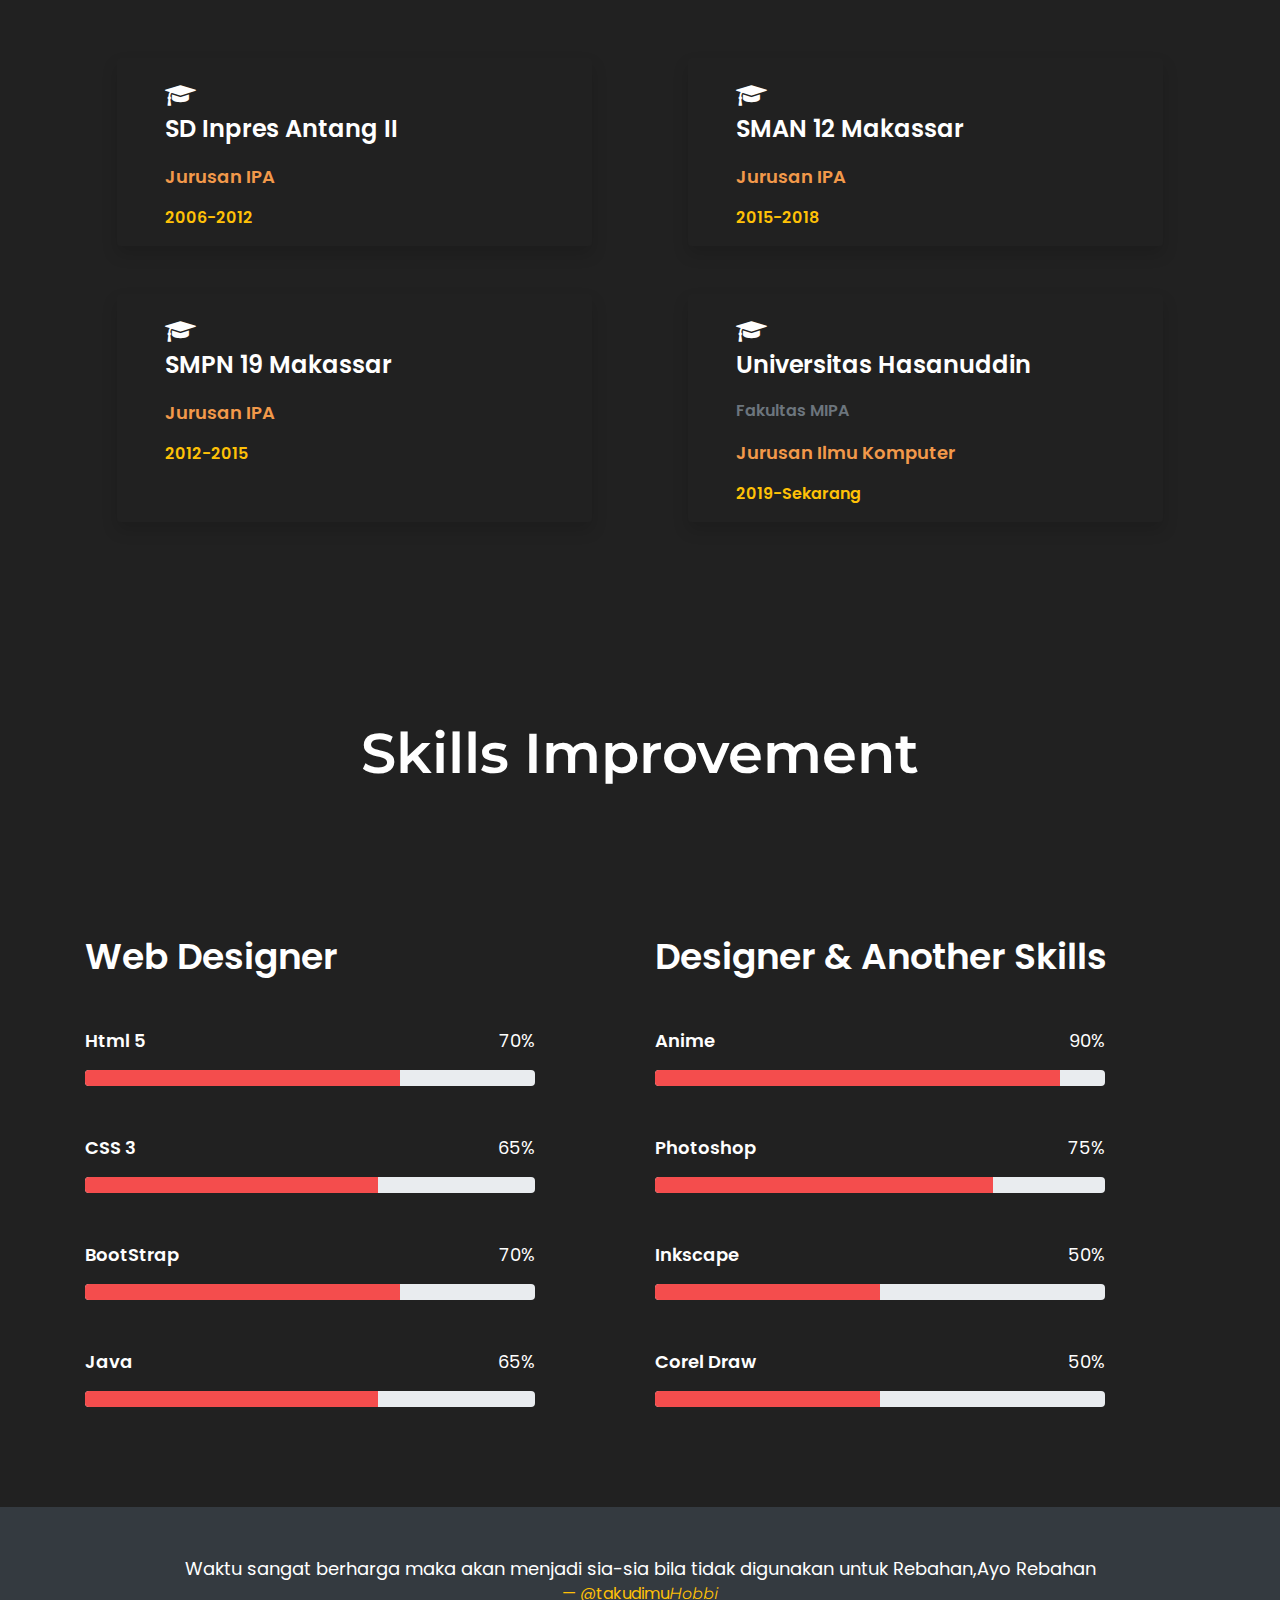
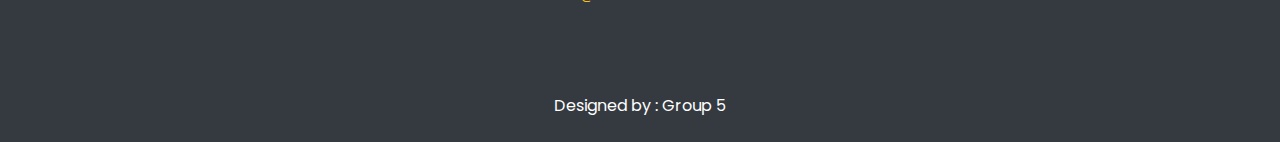
<file: Muhammad Takdim/index.html>
<!DOCTYPE html>
<html lang="en">
<head>
    <meta charset="UTF-8">
    <meta name="viewport" content="width=device-width, initial-scale=1.0">
    <title>Takudimu</title>
    <link rel="stylesheet" href="https://pro.fontawesome.com/releases/v5.10.0/css/all.css" integrity="sha384-AYmEC3Yw5cVb3ZcuHtOA93w35dYTsvhLPVnYs9eStHfGJvOvKxVfELGroGkvsg+p" crossorigin="anonymous"/>
    <link rel="icon" type="image/gif/png" href="Takdim-profile.png">
    <link rel="stylesheet" href="https://stackpath.bootstrapcdn.com/font-awesome/4.7.0/css/font-awesome.min.css" integrity="sha384-wvfXpqpZZVQGK6TAh5PVlGOfQNHSoD2xbE+QkPxCAFlNEevoEH3Sl0sibVcOQVnN" crossorigin="anonymous">
    <link href="https://fonts.googleapis.com/css2?family=Poppins&display=swap" rel="stylesheet">
    <link rel="stylesheet" href="style.css">
    <link href="https://fonts.googleapis.com/css2?family=Montserrat&display=swap" rel="stylesheet">
    <link rel="stylesheet" href="https://stackpath.bootstrapcdn.com/bootstrap/4.5.2/css/bootstrap.min.css" integrity="sha384-JcKb8q3iqJ61gNV9KGb8thSsNjpSL0n8PARn9HuZOnIxN0hoP+VmmDGMN5t9UJ0Z" crossorigin="anonymous">
</head>

<body style="background-color: #212121;">

    <!-- Navbar -->
    <nav class="navbar navbar-expand-lg navbar-dark pt-2 pr-4">
        <div class="container-fluid">
            <a class="navbar-brand ml-lg-5" href="">
                <img src="Takdim-profile.png" alt="" class="float-lg-left cv-image-brand">
                 Takudimu
            </a>
                <button class="navbar-toggler ml-auto" type="button" data-toggle="collapse" data-target="#navbarNavAltMarkup" aria-controls="navbarNavAltMarkup" aria-expanded="false" aria-label="Toggle navigation">
                    <span class="navbar-toggler-icon "></span>
                </button>
            <div class="collapse navbar-collapse" id="navbarNavAltMarkup">
                <div class="navbar-nav ml-auto mr-5">
                    <a class="nav-link" href="https://rafmasloman.github.io/Website-Portfolio/">Home <span class="sr-only">(current)</span></a>
                    <a class="nav-link active nav-cv" href="index.html">Curriculum Vitae</span></a>
                    <a class="nav-link" href="#">Contact</a>
                    <a class="nav-link" href="#">About Me</a>
                </div>
            </div>
        </div>
    </nav>

    <!-- Main Content 1 -->
    
    <div class="container">
        <div class="row main">
            <div class="col-lg-8 column-left-header">
                <img src="Motif Red.png" alt="" class="position-absolute motif-img">
                <p class="text-white hello">Hi, I'am</p>
                <h1 class="text-white myname">Muhammad Takdim</h1>
                <p class="text-white mt-3 jurusan">Mari kita Skuy Living bersama</p>
                <p class="text-muted mt-3 about">
                    Lorem ipsum dolor sit amet consectetur adipisicing elit. Ipsum, possimus repellendus. 
                    Ea deleniti explicabo ipsa quis quos sunt iusto debitis br numquam quibusdam vitae dignissimos vel, 
                    rem ratione voluptatibus. <br> Ipsa minus ex ut eius assumenda numquam.
                </p>
                <a href="Img\Rafly CV (Fix).png" class="btn rounded-pill text-white font-weight-bold tombol mt-3 ">Download CV</a>
                <div class="sosmed mt-lg-2 ml-2">
                    <a href="https://www.instagram.com/muh.takdim/" class="fa fa-instagram position-absolute" aria-hidden="true"> </a>
                    <a href="https://www.facebook.com/tak.dim.3" class="fa fa-facebook position-absolute" aria-hidden="true"> </a>
                </div>
            </div>
            <div class="col-lg-4 mt-5">
                <img src="Takdim-profile.png" alt="" class="float-left cv-image">
            </div>
        </div>
    </div>

    <!-- Main Content 2 (About Me) -->
    <div class="container main-2 w-100">
        <div class="row">
            <div class="col-6">

            </div>
            
            <div class="col-6 column-right-about mt-5">
                <h1 class="bio-about-me text-white">About Me</h1>
                <p class="mt-3 text-muted bio about-2">Lorem ipsum dolor sit amet consectetur adipisicing elit.
                    Quisquam quasi aliquid nobis maiores aspernatur atque veniam totam dignissimos, 
                    omnis error obcaecati molestias quam distinctio, mollitia nihil debitis adipisci, 
                    tempora asperiores!
                </p>
                <table class="table table-borderless table-lg-responsive table-bio mt-5 text-white shadow p-3 mb-5 rounded">
                    <tbody>
                        <tr>
                            <th scope="row" class="fa fa-male mt-0 bio-logo"></th>
                            <td class="bio bio-tag">Name</td>
                            <td class="bio">:</td>
                            <td class="bio">Muhammad Takdim</td>
                        </tr>

                        <tr>
                            <th scope="row" class="fa fa-phone mt-0 bio-logo"></th>
                            <td class="bio-tag">Phone</td>
                            <td class="bio">:</td>
                            <td class="bio">+6282293410911</td>
                        </tr>

                        <tr>
                            <th scope="row" class="fa fa-map-marker mt-0 bio-logo"></th>
                            <td class="bio bio-tag">Alamat</td>
                            <td class="bio">:</td>
                            <td class="bio">Makassar, Indonesia</td>
                        </tr>

                        <tr>
                            <th scope="row" class="fa fa-envelope-o mt-0 bio-logo"></th>
                            <td class="bio bio-tag">Email</td>
                            <td class="bio">:</td>
                            <td class="bio">takdim253@gmail.com</td>
                        </tr>

                    </tbody>
                </table>

                <!-- Interest List -->
                <div class="interest mb-5">
                    <h4 class="text-white interest-tittle">Interest</h4>
                    <div class="row">
                        <div class="col-lg">
                            <i class="fa fa-futbol-o interest-icon float-left" aria-hidden="true"></i>
                            <p class="text-white interest-text ml-5 mt-4">Youtube</p>
                        </div>
                        <div class="col-lg col-interest-2">
                            <i class="fa fa-gamepad interest-icon float-left" aria-hidden="true"></i>
                            <p class="text-white interest-text ml-5 mt-4">Main Game</p>
                        </div>
                        <div class="col-lg">
                            <i class="fa fa-female interest-icon float-left" aria-hidden="true"></i>
                            <p class="text-white interest-text ml-5 mt-4">Anime</p>
                        </div>
                    </div>
                </div>
            </div>
        </div>
    </div>

    
    <!-- Main Content-3 -->
    <div class="container w-100 mb-5 main-3">
        <h1 class="d-lg-flex justify-content-center text-white education-tittle"> Riwayat Pendidikan </h1>

        <div class="row justify-content-center mt-5">
            <div class="col-lg-5 mr-5 shadow pl-5 mb-5 rounded">
                <i class="fa fa-graduation-cap" aria-hidden="true"></i>
                <p class="text-white info-educational-background education-grade">SD Inpres Antang II</p>
                <p class=" info-educational-background education-major">Jurusan IPA</p>
                <p class="text-warning info-educational-background">2006-2012</p>
            </div>

            <div class="col-lg-5 ml-5 shadow pl-5 mb-5 rounded">
                <i class="fa fa-graduation-cap" aria-hidden="true"></i>
                <p class="text-white info-educational-background education-grade"> SMAN 12 Makassar</p>
                <p class=" info-educational-background education-major">Jurusan IPA</p>
                <p class="text-warning info-educational-background ">2015-2018</p>
            </div>
        </div>

        <div class="row justify-content-center">
            <div class="col-lg-5 mr-5 shadow pl-5 mb-5 rounded">
                <i class="fa fa-graduation-cap" aria-hidden="true"></i>
                <p class="text-white info-educational-background education-grade">SMPN 19 Makassar</p>
                <p class=" info-educational-background education-major">Jurusan IPA</p>
                <p class="text-warning info-educational-background ">2012-2015</p>
            </div>

            <div class="col-lg-5 ml-5 shadow pl-5 mb-5 rounded">
                <i class="fa fa-graduation-cap" aria-hidden="true"></i>
                <p class="text-white info-educational-background education-grade">Universitas Hasanuddin</p>
                <p class="text-muted info-educational-background">Fakultas MIPA</p>
                <p class=" info-educational-background education-major ">Jurusan Ilmu Komputer</p>
                <p class="text-warning info-educational-background ">2019-Sekarang</p>
            </div>
        </div>

    </div>

    <!-- Main Content 4 (Skills Improvement) -->
    <div class="container main-4 w-100 mb-5">
        <h1 class="d-lg-flex justify-content-center text-white skills-tittle"> Skills Improvement </h1>

        <div class="row ">
            <div class="col-lg-6">

                <h2 class="text-white mt-5 skills-type text-justify"> Web Designer</h2>

                <div class="d-flex mt-5">
                    <p class="flex-grow-1 skills-name">Html 5</p>
                    <p class="skills-percentage">70%</p>
                </div>

                <div class="progress skills-progress ">
                    <div class="progress-bar " role="progressbar" style="width: 70%" aria-valuenow="75" aria-valuemin="0" aria-valuemax="100"></div>
                </div>

                <div class="d-flex mt-5">
                    <p class="flex-grow-1 skills-name">CSS 3</p>
                    <p class="skills-percentage">65%</p>
                </div>

                <div class="progress skills-progress skills-name">
                    <div class="progress-bar " role="progressbar" style="width: 65%" aria-valuenow="75" aria-valuemin="0" aria-valuemax="100"></div>
                </div>
                
                <div class="d-flex mt-5">
                    <p class="flex-grow-1 skills-name">BootStrap</p>
                    <p class="skills-percentage">70%</p>
                </div>

                <div class="progress skills-progress">
                    <div class="progress-bar " role="progressbar" style="width: 70%" aria-valuenow="75" aria-valuemin="0" aria-valuemax="100"></div>
                </div>

                <div class="d-flex mt-5">
                    <p class="flex-grow-1 skills-name">Java</p>
                    <p class="skills-percentage">65%</p>
                </div>

                <div class="progress skills-progress">
                    <div class="progress-bar" role="progressbar" style="width: 65%" aria-valuenow="75" aria-valuemin="0" aria-valuemax="100"></div>
                </div>

            </div>

            <div class="col-lg-6">
                <h2 class="text-white mt-5 skills-type text-justify">Designer & Another Skills</h2>

                <div class="d-flex mt-5">
                    <p class="flex-grow-1 skills-name">Anime</p>
                    <p class="skills-percentage">90%</p>
                </div>

                <div class="progress skills-progress">
                    <div class="progress-bar" role="progressbar" style="width: 90%" aria-valuenow="75" aria-valuemin="0" aria-valuemax="100"></div>
                </div>

                <div class="d-flex mt-5">
                    <p class="flex-grow-1 skills-name">Photoshop</p>
                    <p class="skills-percentage">75%</p>
                </div>

                <div class="progress skills-progress">
                    <div class="progress-bar" role="progressbar" style="width: 75%" aria-valuenow="75" aria-valuemin="0" aria-valuemax="100"></div>
                </div>

                <div class="d-flex mt-5">
                    <p class="flex-grow-1 skills-name">Inkscape</p>
                    <p class="skills-percentage skills-percentage-right">50%</p>
                </div>

                <div class="progress skills-progress">
                    <div class="progress-bar " role="progressbar" style="width: 50%" aria-valuenow="75" aria-valuemin="0" aria-valuemax="100"></div>
                </div>

                <div class="d-flex mt-5">
                    <p class="flex-grow-1 skills-name">Corel Draw</p>
                    <p class="skills-percentage">50%</p>
                </div>

                <div class="progress skills-progress">
                    <div class="progress-bar" role="progressbar" style="width: 50%" aria-valuenow="75" aria-valuemin="0" aria-valuemax="100"></div>
                </div>
               
            </div>

        </div>
    </div>


    <div class="container-fluid bg-dark ending">
        <blockquote class="blockquote text-center text-white p-5">
            <p class="mb-0 quote">Waktu sangat berharga maka akan menjadi sia-sia bila tidak digunakan untuk Rebahan,Ayo Rebahan</p>
            <footer class="blockquote-footer text-warning quote">@takudimu<cite title="Source Title">Hobbi</cite></footer>
        </blockquote>
        <footer class="text-white text-center designer-name p-4"> Designed by : Group 5 </footer>
    </div>
    
    <script src="https://code.jquery.com/jquery-3.5.1.slim.min.js" integrity="sha384-DfXdz2htPH0lsSSs5nCTpuj/zy4C+OGpamoFVy38MVBnE+IbbVYUew+OrCXaRkfj" crossorigin="anonymous"></script>
    <script src="https://cdn.jsdelivr.net/npm/popper.js@1.16.1/dist/umd/popper.min.js" integrity="sha384-9/reFTGAW83EW2RDu2S0VKaIzap3H66lZH81PoYlFhbGU+6BZp6G7niu735Sk7lN" crossorigin="anonymous"></script>
    <script src="https://stackpath.bootstrapcdn.com/bootstrap/4.5.2/js/bootstrap.min.js" integrity="sha384-B4gt1jrGC7Jh4AgTPSdUtOBvfO8shuf57BaghqFfPlYxofvL8/KUEfYiJOMMV+rV" crossorigin="anonymous"></script>
</body>

</html>
</file>
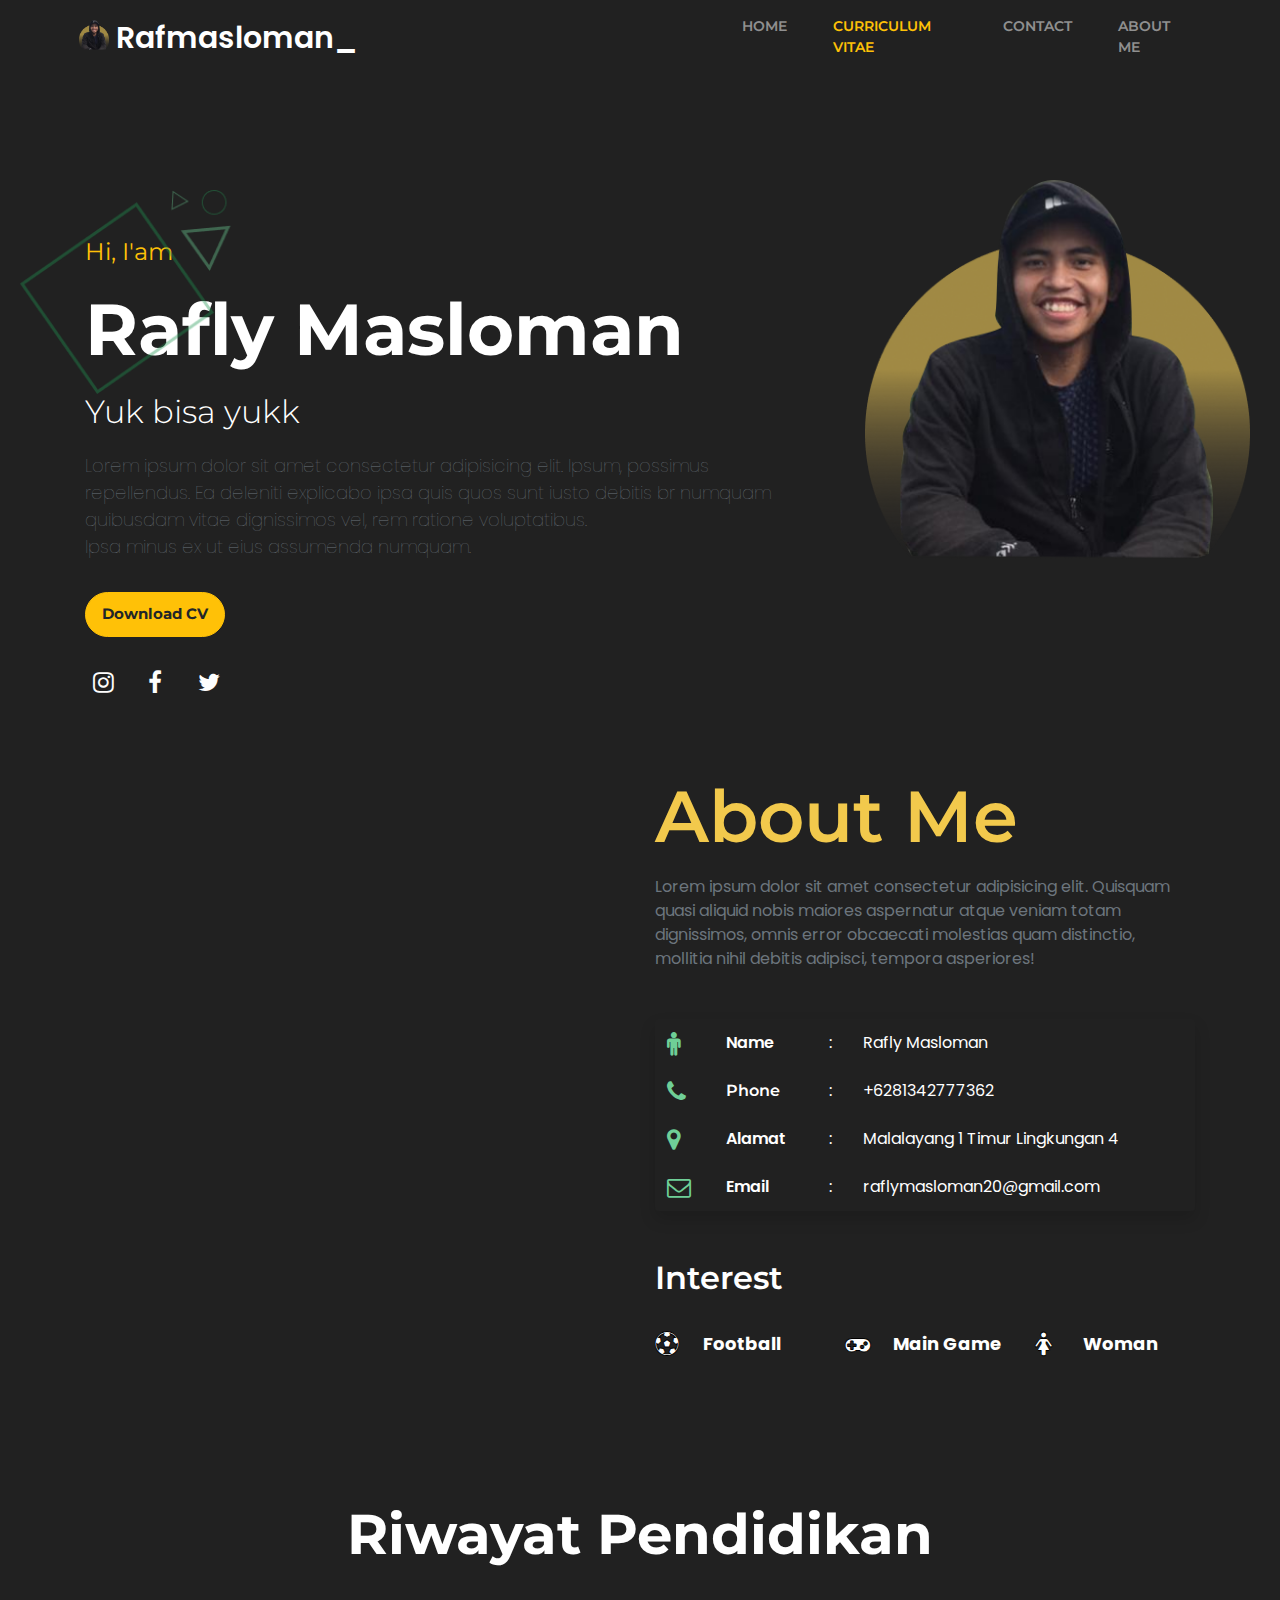
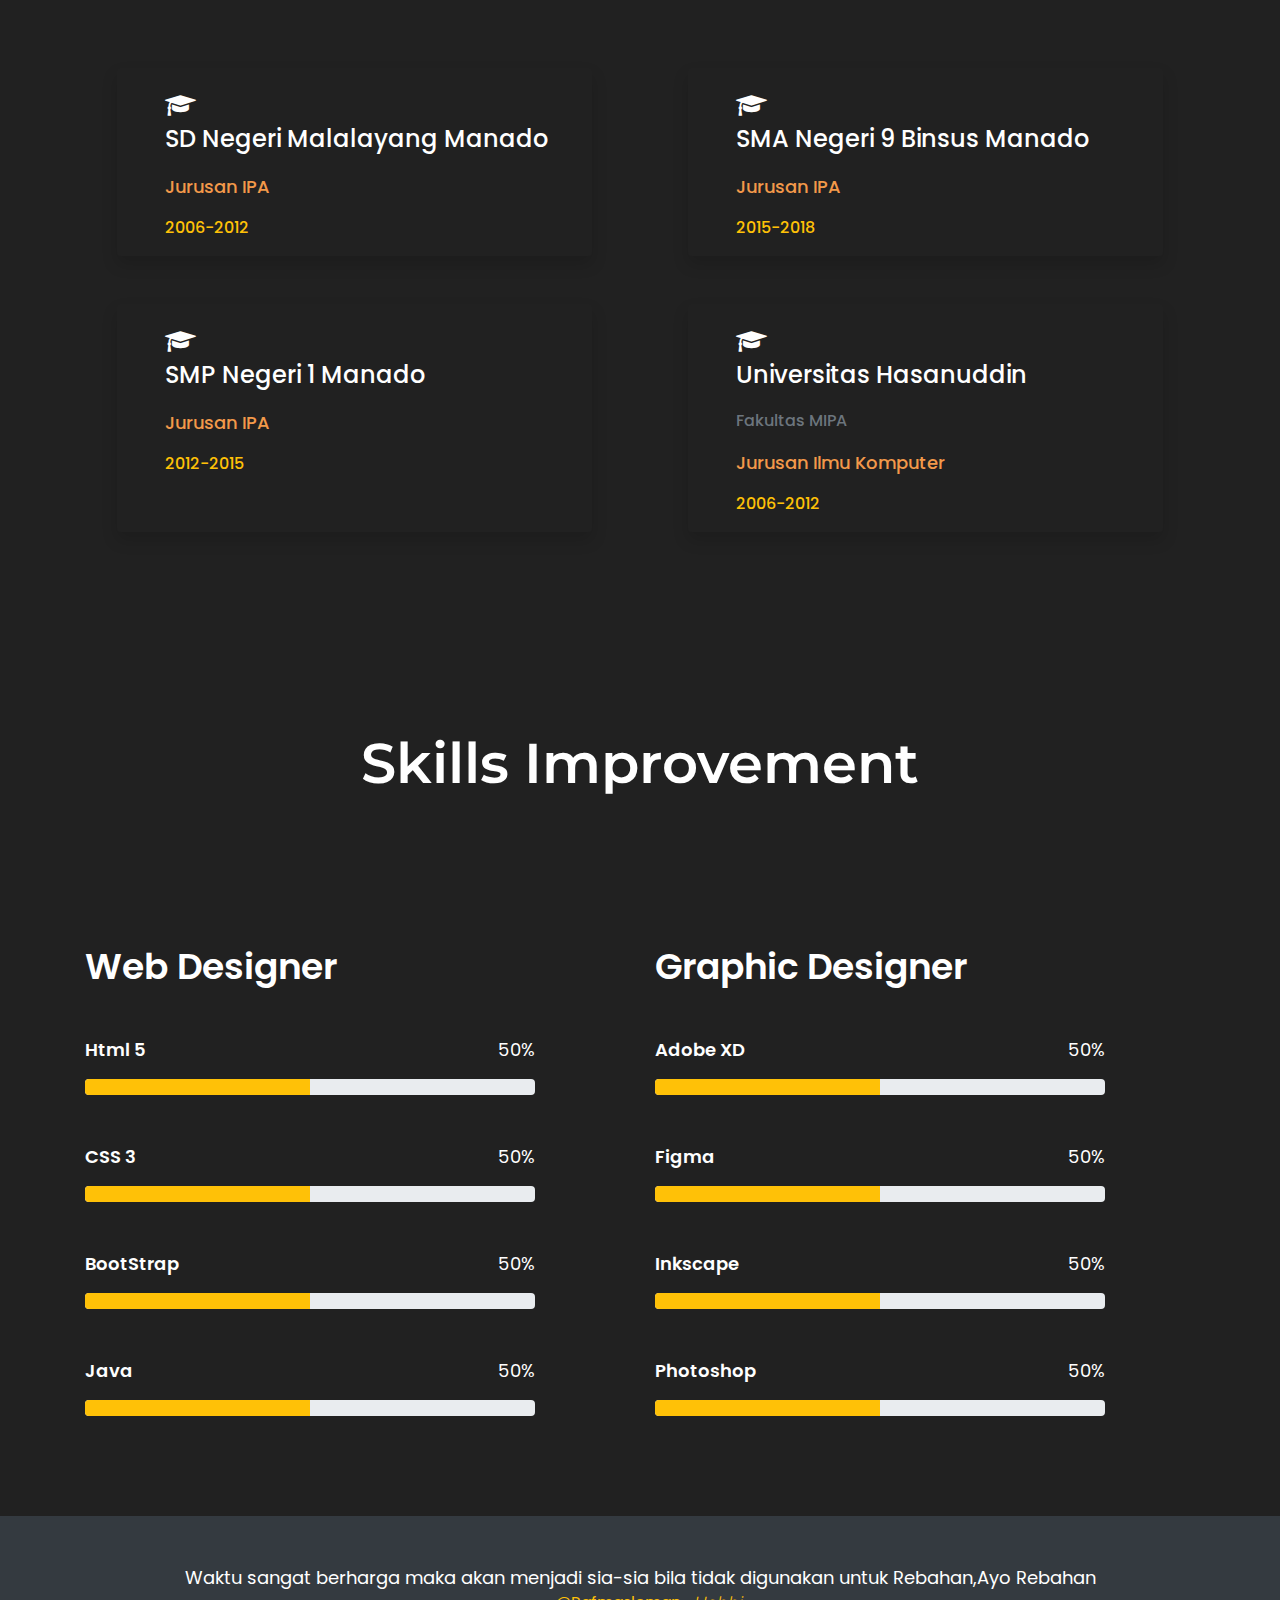
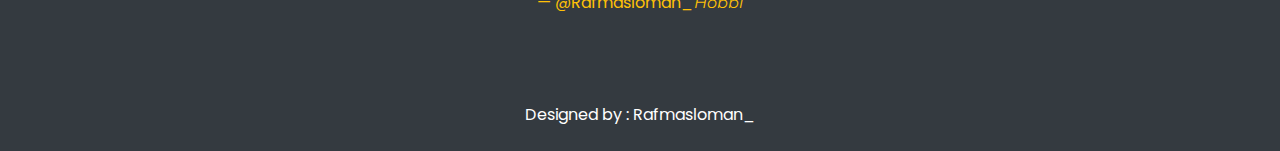
<file: Rafly Ramdhani Putra/index.html>
<!DOCTYPE html>
<html lang="en">
<head>
    <meta charset="UTF-8">
    <meta name="viewport" content="width=device-width, initial-scale=1.0">
    <title>Rafmasloman_</title>
    <link rel="stylesheet" href="https://pro.fontawesome.com/releases/v5.10.0/css/all.css" integrity="sha384-AYmEC3Yw5cVb3ZcuHtOA93w35dYTsvhLPVnYs9eStHfGJvOvKxVfELGroGkvsg+p" crossorigin="anonymous"/>
    <link rel="icon" type="image/gif/png" href="Img\Cv Image.png">
    <link rel="stylesheet" href="https://stackpath.bootstrapcdn.com/font-awesome/4.7.0/css/font-awesome.min.css" integrity="sha384-wvfXpqpZZVQGK6TAh5PVlGOfQNHSoD2xbE+QkPxCAFlNEevoEH3Sl0sibVcOQVnN" crossorigin="anonymous">
    <link href="https://fonts.googleapis.com/css2?family=Poppins&display=swap" rel="stylesheet">
    <link rel="stylesheet" href="style.css">
    <link href="https://fonts.googleapis.com/css2?family=Montserrat&display=swap" rel="stylesheet">
    <link rel="stylesheet" href="https://stackpath.bootstrapcdn.com/bootstrap/4.5.2/css/bootstrap.min.css" integrity="sha384-JcKb8q3iqJ61gNV9KGb8thSsNjpSL0n8PARn9HuZOnIxN0hoP+VmmDGMN5t9UJ0Z" crossorigin="anonymous">
</head>

<body style="background-color: #212121;">

    <!-- Navbar -->
    <nav class="navbar navbar-expand-lg navbar-dark pt-2 pr-4">
        <div class="container-fluid">
            <a class="navbar-brand ml-lg-5" href="">
                <img src="Img\Cv Image.png" alt="" class="float-lg-left cv-image-brand">
                 Rafmasloman_
            </a>
                <button class="navbar-toggler ml-auto" type="button" data-toggle="collapse" data-target="#navbarNavAltMarkup" aria-controls="navbarNavAltMarkup" aria-expanded="false" aria-label="Toggle navigation">
                    <span class="navbar-toggler-icon "></span>
                </button>
            <div class="collapse navbar-collapse" id="navbarNavAltMarkup">
                <div class="navbar-nav ml-auto mr-5">
                    <a class="nav-link" href="https://rafmasloman.github.io/Website-Portfolio/">Home <span class="sr-only">(current)</span></a>
                    <a class="nav-link active text-warning" href="index.html">Curriculum Vitae</span></a>
                    <a class="nav-link" href="#">Contact</a>
                    <a class="nav-link" href="#">About Me</a>
                </div>
            </div>
        </div>
    </nav>

    <!-- Main Content 1 -->
    
    <div class="container">
        <div class="row main">
            <div class="col-lg-8 column-left-header">
                <img src="Img\Motif.png" alt="" class="position-absolute motif-img">
                <p class="text-warning hello">Hi, I'am</p>
                <h1 class="text-white myname">Rafly Masloman</h1>
                <p class="text-white mt-3 jurusan">Yuk bisa yukk</p>
                <p class="text-muted mt-3 about">
                    Lorem ipsum dolor sit amet consectetur adipisicing elit. Ipsum, possimus repellendus. 
                    Ea deleniti explicabo ipsa quis quos sunt iusto debitis br numquam quibusdam vitae dignissimos vel, 
                    rem ratione voluptatibus. <br> Ipsa minus ex ut eius assumenda numquam.
                </p>
                <a href="Img\Rafly CV (Fix).png" class="btn btn-warning rounded-pill text-body font-weight-bold tombol mt-3 ">Download CV</a>
                <div class="sosmed mt-lg-2 ml-2">
                    <a href="https://www.instagram.com/rafmasloman_/" class="fa fa-instagram position-absolute" aria-hidden="true"> </a>
                    <a href="https://www.facebook.com/raflii.masloman" class="fa fa-facebook position-absolute" aria-hidden="true"> </a>
                    <a href="https://twitter.com/rafmasloman_" class="fa fa-twitter position-absolute " aria-hidden="true"></a>
                </div>
            </div>
            <div class="col-lg-4 mt-3">
                <img src="Img\Cv Image.png" alt="" class="float-left cv-image">
            </div>
        </div>
    </div>

    <!-- Main Content 2 (About Me) -->
    <div class="container main-2 w-100">
        <div class="row">
            <div class="col-6">

            </div>
            
            <div class="col-6 column-right-about mt-5">
                <h1 class="bio-about-me">About Me</h1>
                <p class="mt-3 text-muted bio about-2">Lorem ipsum dolor sit amet consectetur adipisicing elit.
                    Quisquam quasi aliquid nobis maiores aspernatur atque veniam totam dignissimos, 
                    omnis error obcaecati molestias quam distinctio, mollitia nihil debitis adipisci, 
                    tempora asperiores!
                </p>
                <table class="table table-borderless table-lg-responsive table-bio mt-5 text-white shadow p-3 mb-5 rounded">
                    <tbody>
                        <tr>
                            <th scope="row" class="fa fa-male mt-0 bio-logo"></th>
                            <td class="bio bio-tag">Name</td>
                            <td class="bio">:</td>
                            <td class="bio">Rafly Masloman</td>
                        </tr>

                        <tr>
                            <th scope="row" class="fa fa-phone mt-0 bio-logo"></th>
                            <td class="bio-tag">Phone</td>
                            <td class="bio">:</td>
                            <td class="bio">+6281342777362</td>
                        </tr>

                        <tr>
                            <th scope="row" class="fa fa-map-marker mt-0 bio-logo"></th>
                            <td class="bio bio-tag">Alamat</td>
                            <td class="bio">:</td>
                            <td class="bio">Malalayang 1 Timur Lingkungan 4</td>
                        </tr>

                        <tr>
                            <th scope="row" class="fa fa-envelope-o mt-0 bio-logo"></th>
                            <td class="bio bio-tag">Email</td>
                            <td class="bio">:</td>
                            <td class="bio">raflymasloman20@gmail.com</td>
                        </tr>

                    </tbody>
                </table>

                <!-- Interest List -->
                <div class="interest mb-5">
                    <h4 class="text-white interest-tittle">Interest</h4>
                    <div class="row">
                        <div class="col-lg">
                            <i class="fa fa-futbol-o interest-icon float-left" aria-hidden="true"></i>
                            <p class="text-white interest-text ml-5 mt-4">Football</p>
                        </div>
                        <div class="col-lg col-interest-2">
                            <i class="fa fa-gamepad interest-icon float-left" aria-hidden="true"></i>
                            <p class="text-white interest-text ml-5 mt-4">Main Game</p>
                        </div>
                        <div class="col-lg">
                            <i class="fa fa-female interest-icon float-left" aria-hidden="true"></i>
                            <p class="text-white interest-text ml-5 mt-4">Woman</p>
                        </div>
                    </div>
                </div>
            </div>
        </div>
    </div>

    
    <!-- Main Content-3 -->
    <div class="container w-100 mb-5 main-3">
        <h1 class="d-lg-flex justify-content-center text-white education-tittle"> Riwayat Pendidikan </h1>

        <div class="row justify-content-center mt-5">
            <div class="col-lg-5 mr-5 shadow pl-5 mb-5 rounded">
                <i class="fa fa-graduation-cap" aria-hidden="true"></i>
                <p class="text-white info-educational-background education-grade">SD Negeri Malalayang Manado</p>
                <p class=" info-educational-background education-major">Jurusan IPA</p>
                <p class="text-warning info-educational-background">2006-2012</p>
            </div>

            <div class="col-lg-5 ml-5 shadow pl-5 mb-5 rounded">
                <i class="fa fa-graduation-cap" aria-hidden="true"></i>
                <p class="text-white info-educational-background education-grade"> SMA Negeri 9 Binsus Manado</p>
                <p class=" info-educational-background education-major">Jurusan IPA</p>
                <p class="text-warning info-educational-background ">2015-2018</p>
            </div>
        </div>

        <div class="row justify-content-center">
            <div class="col-lg-5 mr-5 shadow pl-5 mb-5 rounded">
                <i class="fa fa-graduation-cap" aria-hidden="true"></i>
                <p class="text-white info-educational-background education-grade">SMP Negeri 1 Manado</p>
                <p class=" info-educational-background education-major">Jurusan IPA</p>
                <p class="text-warning info-educational-background ">2012-2015</p>
            </div>

            <div class="col-lg-5 ml-5 shadow pl-5 mb-5 rounded">
                <i class="fa fa-graduation-cap" aria-hidden="true"></i>
                <p class="text-white info-educational-background education-grade">Universitas Hasanuddin</p>
                <p class="text-muted info-educational-background">Fakultas MIPA</p>
                <p class=" info-educational-background education-major ">Jurusan Ilmu Komputer</p>
                <p class="text-warning info-educational-background ">2006-2012</p>
            </div>
        </div>

    </div>

    <!-- Main Content 4 (Skills Improvement) -->
    <div class="container main-4 w-100 mb-5">
        <h1 class="d-lg-flex justify-content-center text-white skills-tittle"> Skills Improvement </h1>

        <div class="row ">
            <div class="col-lg-6">

                <h2 class="text-white mt-5 skills-type text-justify"> Web Designer</h2>

                <div class="d-flex mt-5">
                    <p class="flex-grow-1 skills-name">Html 5</p>
                    <p class="skills-percentage">50%</p>
                </div>

                <div class="progress skills-progress ">
                    <div class="progress-bar bg-warning" role="progressbar" style="width: 50%" aria-valuenow="75" aria-valuemin="0" aria-valuemax="100"></div>
                </div>

                <div class="d-flex mt-5">
                    <p class="flex-grow-1 skills-name">CSS 3</p>
                    <p class="skills-percentage">50%</p>
                </div>

                <div class="progress skills-progress skills-name">
                    <div class="progress-bar bg-warning" role="progressbar" style="width: 50%" aria-valuenow="75" aria-valuemin="0" aria-valuemax="100"></div>
                </div>
                
                <div class="d-flex mt-5">
                    <p class="flex-grow-1 skills-name">BootStrap</p>
                    <p class="skills-percentage">50%</p>
                </div>

                <div class="progress skills-progress">
                    <div class="progress-bar bg-warning" role="progressbar" style="width: 50%" aria-valuenow="75" aria-valuemin="0" aria-valuemax="100"></div>
                </div>

                <div class="d-flex mt-5">
                    <p class="flex-grow-1 skills-name">Java</p>
                    <p class="skills-percentage">50%</p>
                </div>

                <div class="progress skills-progress">
                    <div class="progress-bar bg-warning" role="progressbar" style="width: 50%" aria-valuenow="75" aria-valuemin="0" aria-valuemax="100"></div>
                </div>

            </div>

            <div class="col-lg-6">
                <h2 class="text-white mt-5 skills-type text-justify"> Graphic Designer</h2>

                <div class="d-flex mt-5">
                    <p class="flex-grow-1 skills-name">Adobe XD</p>
                    <p class="skills-percentage">50%</p>
                </div>

                <div class="progress skills-progress">
                    <div class="progress-bar bg-warning" role="progressbar" style="width: 50%" aria-valuenow="75" aria-valuemin="0" aria-valuemax="100"></div>
                </div>

                <div class="d-flex mt-5">
                    <p class="flex-grow-1 skills-name">Figma</p>
                    <p class="skills-percentage">50%</p>
                </div>

                <div class="progress skills-progress">
                    <div class="progress-bar bg-warning" role="progressbar" style="width: 50%" aria-valuenow="75" aria-valuemin="0" aria-valuemax="100"></div>
                </div>

                <div class="d-flex mt-5">
                    <p class="flex-grow-1 skills-name">Inkscape</p>
                    <p class="skills-percentage skills-percentage-right">50%</p>
                </div>

                <div class="progress skills-progress">
                    <div class="progress-bar bg-warning" role="progressbar" style="width: 50%" aria-valuenow="75" aria-valuemin="0" aria-valuemax="100"></div>
                </div>

                <div class="d-flex mt-5">
                    <p class="flex-grow-1 skills-name">Photoshop</p>
                    <p class="skills-percentage">50%</p>
                </div>

                <div class="progress skills-progress">
                    <div class="progress-bar bg-warning" role="progressbar" style="width: 50%" aria-valuenow="75" aria-valuemin="0" aria-valuemax="100"></div>
                </div>
               
            </div>

        </div>
    </div>


    <div class="container-fluid bg-dark ending">
        <blockquote class="blockquote text-center text-white p-5">
            <p class="mb-0 quote">Waktu sangat berharga maka akan menjadi sia-sia bila tidak digunakan untuk Rebahan,Ayo Rebahan</p>
            <footer class="blockquote-footer text-warning quote">@Rafmasloman_<cite title="Source Title">Hobbi</cite></footer>
        </blockquote>
        <footer class="text-white text-center designer-name p-4"> Designed by : Rafmasloman_ </footer>
    </div>
    
    <script src="https://code.jquery.com/jquery-3.5.1.slim.min.js" integrity="sha384-DfXdz2htPH0lsSSs5nCTpuj/zy4C+OGpamoFVy38MVBnE+IbbVYUew+OrCXaRkfj" crossorigin="anonymous"></script>
    <script src="https://cdn.jsdelivr.net/npm/popper.js@1.16.1/dist/umd/popper.min.js" integrity="sha384-9/reFTGAW83EW2RDu2S0VKaIzap3H66lZH81PoYlFhbGU+6BZp6G7niu735Sk7lN" crossorigin="anonymous"></script>
    <script src="https://stackpath.bootstrapcdn.com/bootstrap/4.5.2/js/bootstrap.min.js" integrity="sha384-B4gt1jrGC7Jh4AgTPSdUtOBvfO8shuf57BaghqFfPlYxofvL8/KUEfYiJOMMV+rV" crossorigin="anonymous"></script>
</body>

</html>
</file>
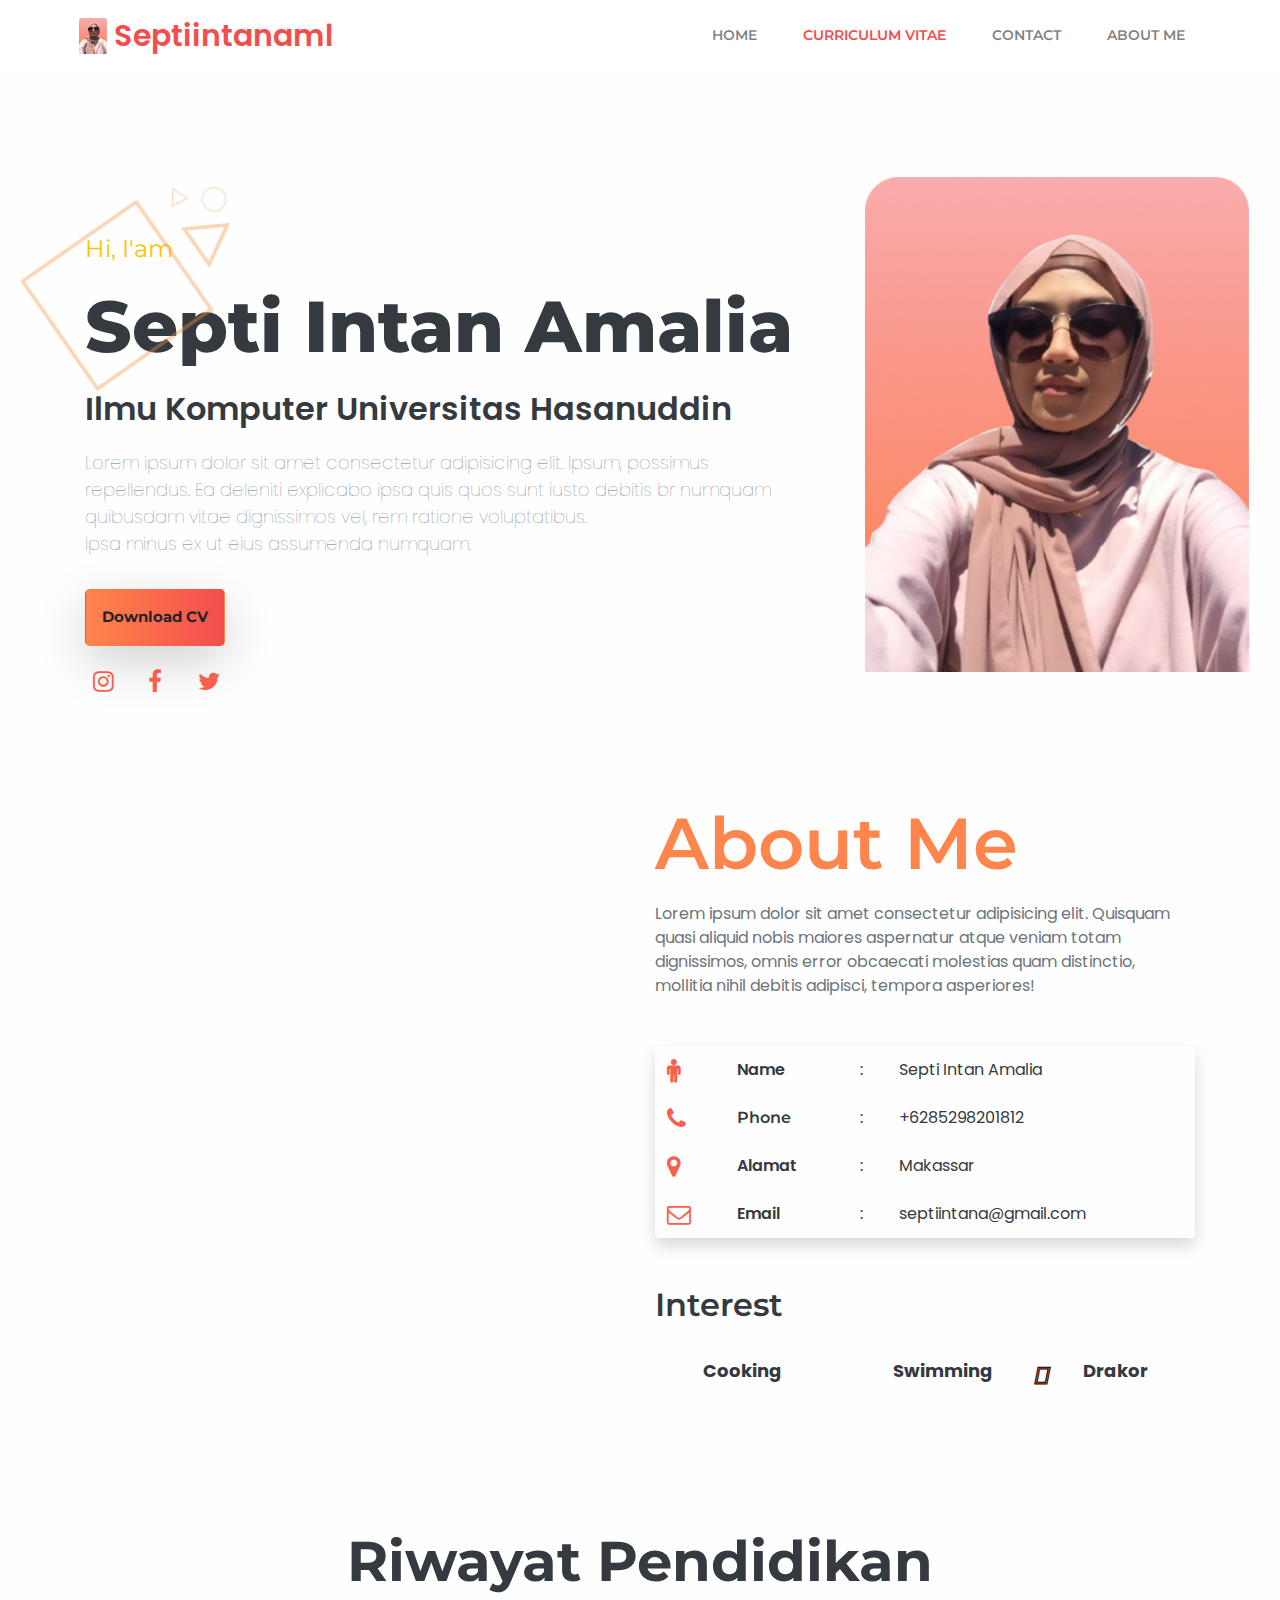
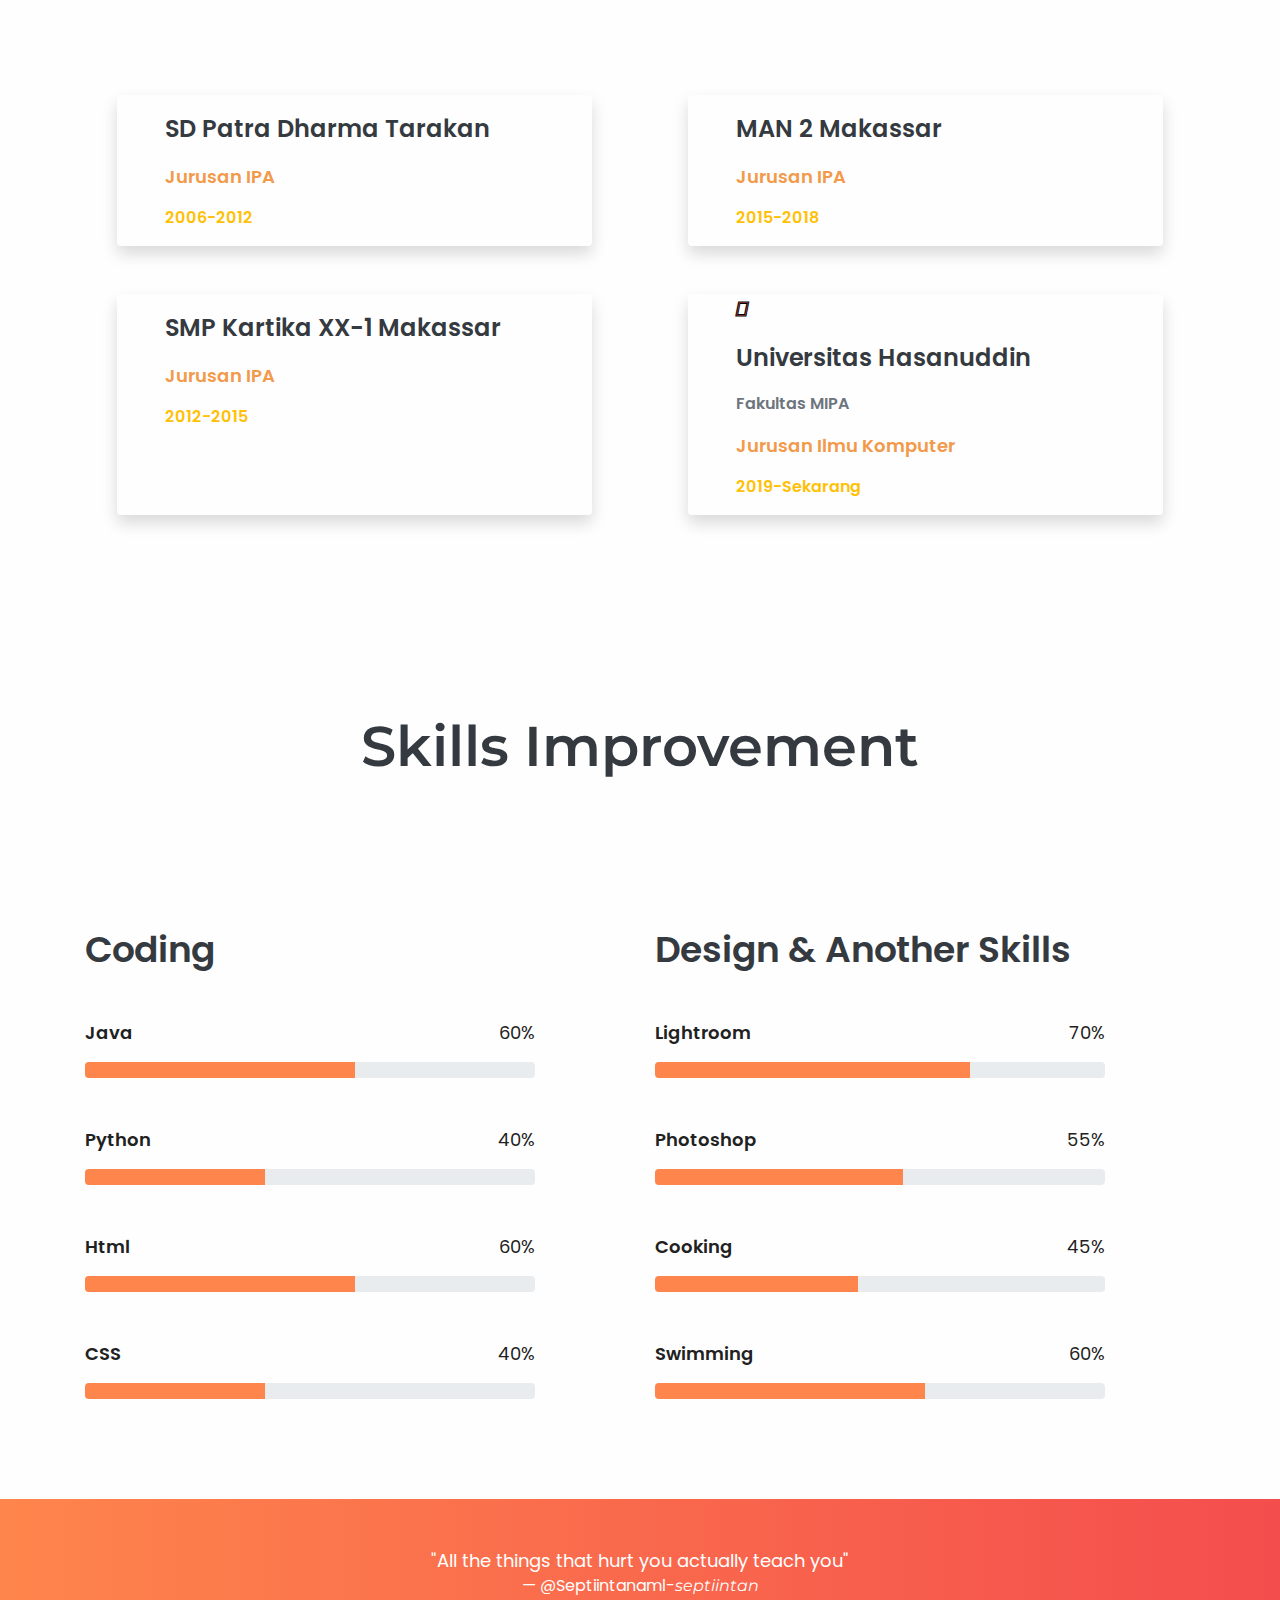
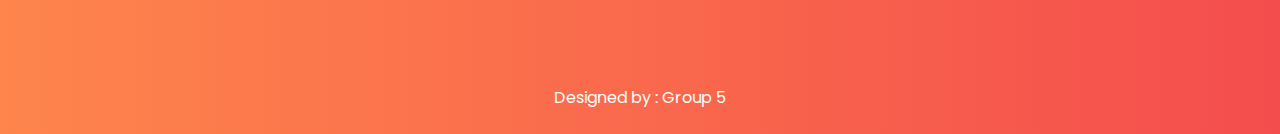
<file: Septi Intan Amalia/index.html>
<!DOCTYPE html>
<html lang="en">
<head>
    <meta charset="UTF-8">
    <meta name="viewport" content="width=device-width, initial-scale=1.0">
    <title>Septiintanaml</title>
    <link rel="icon" type="image/gif/png" href="Septi Intan.png">
    <link rel="stylesheet" href="https://pro.fontawesome.com/releases/v5.10.0/css/all.css" integrity="sha384-AYmEC3Yw5cVb3ZcuHtOA93w35dYTsvhLPVnYs9eStHfGJvOvKxVfELGroGkvsg+p" crossorigin="anonymous"/>
    <link rel="stylesheet" href="https://stackpath.bootstrapcdn.com/font-awesome/4.7.0/css/font-awesome.min.css" integrity="sha384-wvfXpqpZZVQGK6TAh5PVlGOfQNHSoD2xbE+QkPxCAFlNEevoEH3Sl0sibVcOQVnN" crossorigin="anonymous">
    <link href="https://fonts.googleapis.com/css2?family=Poppins&display=swap" rel="stylesheet">
    <link rel="stylesheet" href="style.css">
    <link href="https://fonts.googleapis.com/css2?family=Montserrat&display=swap" rel="stylesheet">
    <link rel="stylesheet" href="https://stackpath.bootstrapcdn.com/bootstrap/4.5.2/css/bootstrap.min.css" integrity="sha384-JcKb8q3iqJ61gNV9KGb8thSsNjpSL0n8PARn9HuZOnIxN0hoP+VmmDGMN5t9UJ0Z" crossorigin="anonymous">
</head>

<body style="background-color: #fefefe;">

    <!-- Navbar -->
    <nav class="navbar navbar-expand-lg navbar-light bg-white pt-2 pr-4">
        <div class="container-fluid">
            <a class="navbar-brand ml-lg-5" href="">
                <img src="Septi Intan.png" alt="" class="float-lg-left cv-image-brand">
                Septiintanaml
            </a>
                <button class="navbar-toggler ml-auto" type="button" data-toggle="collapse" data-target="#navbarNavAltMarkup" aria-controls="navbarNavAltMarkup" aria-expanded="false" aria-label="Toggle navigation">
                    <span class="navbar-toggler-icon "></span>
                </button>
            <div class="collapse navbar-collapse" id="navbarNavAltMarkup">
                <div class="navbar-nav ml-auto mr-5">
                    <a class="nav-link" href="https://rafmasloman.github.io/Website-Portfolio/">Home <span class="sr-only">(current)</span></a>
                    <a class="nav-link active nav-cv" href="index.html">Curriculum Vitae</span></a>
                    <a class="nav-link" href="#">Contact</a>
                    <a class="nav-link" href="#">About Me</a>
                </div>
            </div>
        </div>
    </nav>

    <!-- Main Content 1 -->
    
    <div class="container">
        <div class="row main">
            <div class="col-lg-8 column-left-header">
                <img src="Motif Orange.png" alt="" class="position-absolute motif-img">
                <p class="text-warning hello">Hi, I'am</p>
                <h1 class="text-dark myname">Septi Intan Amalia</h1>
                <p class="text-dark mt-3 jurusan">Ilmu Komputer Universitas Hasanuddin</p>
                <p class="text-muted mt-3 about">
                    Lorem ipsum dolor sit amet consectetur adipisicing elit. Ipsum, possimus repellendus. 
                    Ea deleniti explicabo ipsa quis quos sunt iusto debitis br numquam quibusdam vitae dignissimos vel, 
                    rem ratione voluptatibus. <br> Ipsa minus ex ut eius assumenda numquam.
                </p>
                <a href="" class="btn rounded-lg text-body font-weight-bold shadow-lg p-3 mb-5 bg-white rounded mt-3 tombol">Download CV</a>
                <div class="sosmed ml-2">
                    <a href="https://www.instagram.com/septiintanaml/" class="fa fa-instagram position-absolute" aria-hidden="true"> </a>
                    <a href="https://www.facebook.com/septiintanamalia" class="fa fa-facebook position-absolute" aria-hidden="true"> </a>
                    <a href="https://twitter.com/26septi" class="fa fa-twitter position-absolute " aria-hidden="true"></a>
                </div>
            </div>
            <div class="col-lg-4 mt-3">
                <img src="Septi Intan.png" alt="" class="float-left cv-image">
            </div>
        </div>
    </div>

    <!-- Main Content 2 (About Me) -->
    <div class="container main-2 w-100">
        <div class="row">
            <div class="col-6">

            </div>
            
            <div class="col-6 column-right-about mt-5">
                <h1 class="bio-about-me">About Me</h1>
                <p class="mt-3 text-muted bio about-2">Lorem ipsum dolor sit amet consectetur adipisicing elit.
                    Quisquam quasi aliquid nobis maiores aspernatur atque veniam totam dignissimos, 
                    omnis error obcaecati molestias quam distinctio, mollitia nihil debitis adipisci, 
                    tempora asperiores!
                </p>
                <table class="table table-borderless table-lg-responsive table-bio mt-5 text-dark shadow p-3 mb-5 rounded">
                    <tbody>
                        <tr>
                            <th scope="row" class="fa fa-male mt-0 bio-logo"></th>
                            <td class="bio bio-tag">Name</td>
                            <td class="bio">:</td>
                            <td class="bio">Septi Intan Amalia</td>
                        </tr>

                        <tr>
                            <th scope="row" class="fa fa-phone mt-0 bio-logo"></th>
                            <td class="bio-tag">Phone</td>
                            <td class="bio">:</td>
                            <td class="bio">+6285298201812</td>
                        </tr>

                        <tr>
                            <th scope="row" class="fa fa-map-marker mt-0 bio-logo"></th>
                            <td class="bio bio-tag">Alamat</td>
                            <td class="bio">:</td>
                            <td class="bio">Makassar</td>
                        </tr>

                        <tr>
                            <th scope="row" class="fa fa-envelope-o mt-0 bio-logo"></th>
                            <td class="bio bio-tag">Email</td>
                            <td class="bio">:</td>
                            <td class="bio">septiintana@gmail.com</td>
                        </tr>

                    </tbody>
                </table>

                <!-- Interest List -->
                <div class="interest mb-5">
                    <h4 class="text-dark interest-tittle">Interest</h4>
                    <div class="row">
                        <div class="col-lg">
                            <i class="fas fa-hamburger interest-icon float-left" aria-hidden="true"></i>
                            <p class="text-dark interest-text ml-5 mt-4">Cooking</p>
                        </div>
                        <div class="col-lg col-interest-2">
                            <i class="fas fa-water interest-icon float-left" aria-hidden="true"></i>
                            <p class="text-dark interest-text ml-5 mt-4">Swimming</p>
                        </div>
                        <div class="col-lg">
                            <i class="fas fa-tv interest-icon float-left" aria-hidden="true"></i>
                            <p class="text-dark interest-text ml-5 mt-4">Drakor</p>
                        </div>
                    </div>
                </div>
            </div>
        </div>
    </div>

    
    <!-- Main Content-3 -->
    <div class="container w-100 mb-5 main-3">
        <h1 class="d-lg-flex justify-content-center text-dark education-tittle"> Riwayat Pendidikan </h1>

        <div class="row justify-content-center mt-5">
            <div class="col-lg-5 mr-5 shadow pl-5 mb-5 rounded">
                <i class="fas-education fas fa-school" aria-hidden="true"></i>
                <p class="text-dark info-educational-background education-grade mt-3">SD Patra Dharma Tarakan</p>
                <p class="info-educational-background education-major">Jurusan IPA</p>
                <p class="text-warning info-educational-background">2006-2012</p>
            </div>

            <div class="col-lg-5 ml-5 shadow pl-5 mb-5 rounded">
                <i class="fas-education fas fa-school" aria-hidden="true"></i>
                <p class="text-dark info-educational-background education-grade mt-3">MAN 2 Makassar</p>
                <p class=" info-educational-background education-major">Jurusan IPA</p>
                <p class="text-warning info-educational-background ">2015-2018</p>
            </div>
        </div>

        <div class="row justify-content-center">
            <div class="col-lg-5 mr-5 shadow pl-5 mb-5 rounded">
                <i class="fas-education fas fa-school" aria-hidden="true"></i>
                <p class="text-dark info-educational-background education-grade mt-3">SMP Kartika XX-1 Makassar</p>
                <p class=" info-educational-background education-major">Jurusan IPA</p>
                <p class="text-warning info-educational-background ">2012-2015</p>
            </div>

            <div class="col-lg-5 ml-5 shadow pl-5 mb-5 rounded">
                <i class="fas-education fas fa-graduation-cap" aria-hidden="true"></i>
                <p class="text-dark info-educational-background education-grade mt-3">Universitas Hasanuddin</p>
                <p class="text-muted info-educational-background">Fakultas MIPA</p>
                <p class=" info-educational-background education-major ">Jurusan Ilmu Komputer</p>
                <p class="text-warning info-educational-background ">2019-Sekarang</p>
            </div>
        </div>

    </div>

    <!-- Main Content 4 (Skills Improvement) -->
    <div class="container main-4 w-100 mb-5">
        <h1 class="d-lg-flex justify-content-center text-dark skills-tittle"> Skills Improvement </h1>

        <div class="row ">
            <div class="col-lg-6">

                <h2 class="text-dark mt-5 skills-type text-justify"> Coding</h2>

                <div class="d-flex mt-5">
                    <p class="flex-grow-1 skills-name">Java</p>
                    <p class="skills-percentage">60%</p>
                </div>

                <div class="progress skills-progress ">
                    <div class="progress-bar" role="progressbar" style="width: 60%" aria-valuenow="75" aria-valuemin="0" aria-valuemax="100"></div>
                </div>

                <div class="d-flex mt-5">
                    <p class="flex-grow-1 skills-name">Python</p>
                    <p class="skills-percentage">40%</p>
                </div>

                <div class="progress skills-progress skills-name">
                    <div class="progress-bar" role="progressbar" style="width: 40%" aria-valuenow="75" aria-valuemin="0" aria-valuemax="100"></div>
                </div>
                
                <div class="d-flex mt-5">
                    <p class="flex-grow-1 skills-name">Html</p>
                    <p class="skills-percentage">60%</p>
                </div>

                <div class="progress skills-progress">
                    <div class="progress-bar" role="progressbar" style="width: 60%" aria-valuenow="75" aria-valuemin="0" aria-valuemax="100"></div>
                </div>

                <div class="d-flex mt-5">
                    <p class="flex-grow-1 skills-name">CSS</p>
                    <p class="skills-percentage">40%</p>
                </div>

                <div class="progress skills-progress">
                    <div class="progress-bar" role="progressbar" style="width: 40%" aria-valuenow="75" aria-valuemin="0" aria-valuemax="100"></div>
                </div>

            </div>

            <div class="col-lg-6">
                <h2 class="text-dark mt-5 skills-type text-justify">Design & Another Skills</h2>

                <div class="d-flex mt-5">
                    <p class="flex-grow-1 skills-name">Lightroom</p>
                    <p class="skills-percentage">70%</p>
                </div>

                <div class="progress skills-progress">
                    <div class="progress-bar" role="progressbar" style="width: 70%" aria-valuenow="75" aria-valuemin="0" aria-valuemax="100"></div>
                </div>

                <div class="d-flex mt-5">
                    <p class="flex-grow-1 skills-name">Photoshop</p>
                    <p class="skills-percentage">55%</p>
                </div>

                <div class="progress skills-progress">
                    <div class="progress-bar" role="progressbar" style="width: 55%" aria-valuenow="75" aria-valuemin="0" aria-valuemax="100"></div>
                </div>

                <div class="d-flex mt-5">
                    <p class="flex-grow-1 skills-name">Cooking</p>
                    <p class="skills-percentage skills-percentage-right">45%</p>
                </div>

                <div class="progress skills-progress">
                    <div class="progress-bar" role="progressbar" style="width: 45%" aria-valuenow="75" aria-valuemin="0" aria-valuemax="100"></div>
                </div>

                <div class="d-flex mt-5">
                    <p class="flex-grow-1 skills-name">Swimming</p>
                    <p class="skills-percentage">60%</p>
                </div>

                <div class="progress skills-progress">
                    <div class="progress-bar" role="progressbar" style="width: 60%" aria-valuenow="75" aria-valuemin="0" aria-valuemax="100"></div>
                </div>
               
            </div>

        </div>
    </div>


    <div class="container-fluid ending">
        <blockquote class="blockquote text-center text-white p-5">
            <p class="mb-0 quote">"All the things that hurt you actually teach you"</p>
            <footer class="blockquote-footer text-white quote">@Septiintanaml-<cite title="Source Title">septiintan</cite></footer>
        </blockquote>
        <footer class="text-white text-center designer-name p-4"> Designed by : Group 5 </footer>
    </div>
    
    <script src="https://code.jquery.com/jquery-3.5.1.slim.min.js" integrity="sha384-DfXdz2htPH0lsSSs5nCTpuj/zy4C+OGpamoFVy38MVBnE+IbbVYUew+OrCXaRkfj" crossorigin="anonymous"></script>
    <script src="https://cdn.jsdelivr.net/npm/popper.js@1.16.1/dist/umd/popper.min.js" integrity="sha384-9/reFTGAW83EW2RDu2S0VKaIzap3H66lZH81PoYlFhbGU+6BZp6G7niu735Sk7lN" crossorigin="anonymous"></script>
    <script src="https://stackpath.bootstrapcdn.com/bootstrap/4.5.2/js/bootstrap.min.js" integrity="sha384-B4gt1jrGC7Jh4AgTPSdUtOBvfO8shuf57BaghqFfPlYxofvL8/KUEfYiJOMMV+rV" crossorigin="anonymous"></script>
</body>

</html>
</file>
<file: style.css>
/* Navbar style */
a.navbar-brand{
    color: #F8501C !important;
    font-size: 36px;
    font-family: 'Kanit', sans-serif;
}

.custom-toggler{ 
    border-color: #212121; 
} 
/* Setting the stroke to green using rgb values (0, 128, 0) */ 
  
.custom-toggler{ 
    background-image: url( 
"data:image/svg+xml;charset=utf8,%3Csvg viewBox='0 0 32 32' xmlns='http://www.w3.org/2000/svg'%3E%3Cpath stroke='rgba(0, 0, 0, 0.8)' stroke-width='2' stroke-linecap='round' stroke-miterlimit='10' d='M4 8h24M4 16h24M4 24h24'/%3E%3C/svg%3E"); 
}

div.navbar-nav{
    margin-right: 60px;
    color: #212121 !important;
    font-family: 'Montserrat', sans-serif;
    font-weight: 600;
}

nav.navbar{
    background-color: #fefefe;
}

.nav-link{
    color: #212121 !important;
    font-weight: 600 !important;
    text-transform: uppercase;
    font-family: 'Poppins', sans-serif;
}

.col-lg-5{
   margin-top: 80px; 
}

.illustration{
    width: 800px;
    height: 500px;
}
/* Main Content 1 */
.group-name{
    font-size: 72px;
    color: #F8501C;
    font-weight: 800;
    font-family: 'Montserrat', sans-serif;
}

.group-major{
    font-weight: 600;
    color: #212121;
    font-size: 20px;
    font-family: 'Poppins', sans-serif;
}

.group-about{
    color: #212121;
    font-size: 16px;
    font-family: 'Poppins', sans-serif;
}

.tombol{
    background-image: linear-gradient(to right, #FFAB1D , #F8501C);
    font-size: 14px;
    font-weight: 600;
    margin: auto;
}

.tombol-get-started{
    background-image: linear-gradient(to right, #FFAB1D , #F8501C);
    font-size: 14px;
    font-weight: 600;
}

/* Crew Content */
.crew-text{
    font-weight: 800;
    font-size: 56px;
}

.crew-card-main{
    background-image: linear-gradient(to right, #FFAB1D , #F8501C);
}


.card-title{
    color: #212121 !important;
    font-family: 'Montserrat', sans-serif;
    font-weight: 600;
}

.card-text{
    font-family: 'Montserrat', sans-serif;
    font-size: 13px;
}

/* Android version */

@media (max-width: 992px){
    .illustration{
        width: 500px;
        height: 300px;
        margin-left: -30px;
    }
}
/* Desktop Website Version */

@media (min-width: 992px){
    a.navbar-brand{
        margin-left: 100px;
    }

    .navbar-nav{
        margin-right: 100px;
    }

    .card-img-top {
        width: 100%;
        height: 15vw;
        object-fit: cover;
    }
    .tombol{
        background-image: linear-gradient(to right, #FFAB1D , #F8501C);
        font-size: 14px;
        font-weight: 600;
        width: 100%;
    }

    .crew-card-main{
        margin-top: 150px;
    }
}
</file>
<file: Faradiaz Izzah Azzahra/style.css>
*{
    font-family: 'Montserrat', sans-serif;
}

/*======> Navigation Bar Control  <=======*/
.nav-link{
    color: #fefefe;
    font-weight: 600;
}

a.navbar-brand{
    color: #F35588 !important;
    font-weight: 600;
    font-family: 'Poppins', sans-serif !important;
}

.nav-cv{
    color: #F35588 !important;
}

nav.navbar{
    background-color: #212121;
}

.navbar-toggler{
    margin-top: -40px;
}


/*======> Main Content  <=======*/

a.tombol{
    padding: 10px;
    font-size: 15px;
    font-weight: bolder;
    width: 140px;
    background-color: #F35588 !important;
}

.hello{
    font-weight: 800;
    font-size: 24px;
    transform: translate(0%, 50%);
}

.jurusan{
    font-size: 32px;
    font-weight: 600;
    font-family: 'Poppins', sans-serif !important;
}

.about{
    font-size: 18px;
    font-weight: 100;
    font-family: 'Poppins', sans-serif !important;
}

.main{
    margin-top: 60px;
}


.cv-image{
    margin-top: 100px;
}

.cv-image-brand{
    margin-top: 5px;
    margin-right: 7px;
    width: 5%;
}

.motif-img{
    top: 15px;
    left: 5px;
    width: 25%;
}

.fa{
    margin-top: 25px;
    color: #F35588;
    font-size: 24px;
}

.fas{
    margin-top: 25px;
    color: #F35588;
    font-size: 24px;
}

.fas-education{
    font-size: 20px;
    -webkit-text-stroke: 1px black;
}

.fa:hover{
    text-decoration: none;
    color: gray;
}

div.sosmed{
    margin-top: -50px;
}




/*=====> Table About Me <======*/
.bio-about-me{
    color: #F35588;
    font-weight: 600;
    font-size: 40px;
}

.bio-logo{
    color:  #F35588;
}

.bio-tag{
    font-weight: 600;
}

.bio{
    font-family: 'Poppins', sans-serif !important;
}

.about-2{
    font-size: 16px;
}

/*=====> Interest List <====*/
.interest-tittle{
    font-size: 32px;
    font-weight: 600;
}

.interest-icon{
    -webkit-text-stroke: 1px black;
}

p.interest-text{
    font-size: 18px;
    font-weight: 600;
    font-family: 'Poppins', sans-serif !important;
}

/*=====> Riwayat Pendidikan (Main Content 3) <====*/

.info-educational-background{
    font-family: 'Poppins', sans-serif !important;
    font-weight: 600;
}

.education-tittle{
    margin-bottom: 50px;
    font-size: 36px;
    font-weight: bolder;
}

.education-grade{
    font-size: 24px;
}

.education-major{
    color: #F2994A;
    font-size: 18px;
    font-weight: 600;
}

/*=====> Skills Improvement (Main Content 4) <====*/

.skills-name{
    color:  #212121;
    font-weight: 600;
    font-size: 18px;
    font-family: 'Poppins', sans-serif !important;
}

.skills-percentage{
    color:  #212121;
    font-weight: 400;
    font-size: 18px;
    font-family: 'Poppins', sans-serif !important;
}

.skills-type{
    color:  #fefefe;
    font-weight: 600;
    font-size: 36px;
    font-family: 'Poppins', sans-serif !important;
}

.skills-progress{
    width: 450px;
}

.skills-tittle{
    font-size: 36px;
    margin-bottom: 50px;
    font-weight: 600;
}

div.progress-bar{
    background-color: #F35588;
}

/*=====> Footer (Ending) <====*/
.quote{
    font-size: 18px;
    font-family: 'Poppins', sans-serif !important;
}

.ending{
    margin-top: 100px;
    background-color: #F35588;
}

.designer-name{
    font-size: 16px;
    font-family: 'Poppins', sans-serif !important;
}
/* Desktop Website */
@media (min-width: 992px) {
    .myname{
        font-size: 72px;
        font-weight: 800;
        transform: translate(0%, 0%);
    }

    a.nav-link:active{
        color: #F35588 !important;
    }
    
    .nav-link:hover::after{
        content: '';
        display: block;
        border-bottom: 3px solid #F35588;
        width: 50%;
        margin: auto;
        padding-bottom: 7px;
        margin-bottom: -10px;
    }

    .nav-link{
        font-size: 14px;
        margin-left: 30px;
        text-transform: uppercase;
    }

    a.navbar-brand{
        font-size: 30px;
    }

    .cv-image{
        margin-top: 50px;
        margin-left: 20px;
        width: 110%;
    }

    .motif-img{
        top: -45px;
        left: -50px;
        width: 30%;
    }

    
    .fa-facebook{
        margin-left: 55px;
    }

    .fa-twitter{
        margin-left: 105px;
    }

    .column-left-header{
        margin-top: 100px;
    }

    .column-right-about{
        margin-top: 100px;
    }

    .main-2{
        margin-top: 80px;
    }

    h1.bio-about-me{
        font-weight: 800;
        font-size: 72px;
    }

    .interest-text{
        font-size: 18px;
        font-weight: bold;
        font-family: 'Poppins', sans-serif !important;
    }

    .main-3{
        margin-top: 80px;
        background-color: #F35588;
    }

    .education-tittle{
        margin-bottom: 100px;
        font-size: 56px;
        font-weight: bolder;
    }

    .skills-percentage{
        margin-right: 90px;
    }

    .skills-tittle{
        margin-top: 150px;
        margin-bottom: 100px;
        font-size: 56px;
        font-weight: 600;
    }
}

/* Android Version */
@media (max-width: 992px){

    .myname{
        font-size: 48px;
        font-weight: bold;
    }
    
    .fa-instagram{
    
        margin-left: 150px;
    }
    
    .fa-facebook{
        margin-left: 200px;
    }
    
    .fa-twitter{
        margin-left: 250px;
    }

    .column-right-about{
        margin-left: 5px;
        
    }
}
</file>
<file: Khusnul Hatimah/style.css>
*{
    font-family: 'Montserrat', sans-serif;
}

/*======> Navigation Bar Control  <=======*/
.nav-link{
    color: #fefefe;
    font-weight: 600;
}

a.navbar-brand{
    color: #9C27B0 !important;
    font-weight: 600;
    font-family: 'Poppins', sans-serif !important;
}

.nav-cv{
    color: #9C27B0 !important;
}

nav.navbar{
    background-color: #212121;
}

.navbar-toggler{
    margin-top: -40px;
}


/*======> Main Content  <=======*/

a.tombol{
    padding: 10px;
    font-size: 15px;
    font-weight: bolder;
    width: 140px;
    background-color: #9C27B0 !important;
}

.hello{
    font-weight: 800;
    font-size: 24px;
    transform: translate(0%, 50%);
}

.jurusan{
    font-size: 32px;
    font-weight: 600;
    font-family: 'Poppins', sans-serif !important;
}

.about{
    font-size: 18px;
    font-weight: 100;
    font-family: 'Poppins', sans-serif !important;
}

.main{
    margin-top: 60px;
}


.cv-image{
    margin-top: 100px;
}

.cv-image-brand{
    margin-top: 5px;
    margin-right: 7px;
    width: 5%;
}

.motif-img{
    top: 15px;
    left: 5px;
    width: 25%;
}

.fa{
    margin-top: 25px;
    color: #9C27B0;
    font-size: 24px;
}

.fas{
    margin-top: 25px;
    color: #9C27B0;
    font-size: 24px;
}

.fas-education{
    font-size: 20px;
    -webkit-text-stroke: 1px black;
}

.fa:hover{
    text-decoration: none;
    color: gray;
}

div.sosmed{
    margin-top: -50px;
}




/*=====> Table About Me <======*/
.bio-about-me{
    color: #9C27B0;
    font-weight: 600;
    font-size: 40px;
}

.bio-logo{
    color:  #9C27B0;
}

.bio-tag{
    font-weight: 600;
}

.bio{
    font-family: 'Poppins', sans-serif !important;
}

.about-2{
    font-size: 16px;
}

/*=====> Interest List <====*/
.interest-tittle{
    font-size: 32px;
    font-weight: 600;
}

.interest-icon{
    -webkit-text-stroke: 1px black;
}

p.interest-text{
    font-size: 18px;
    font-weight: 600;
    font-family: 'Poppins', sans-serif !important;
}

/*=====> Riwayat Pendidikan (Main Content 3) <====*/

.info-educational-background{
    font-family: 'Poppins', sans-serif !important;
    font-weight: 600;
}

.education-tittle{
    margin-bottom: 50px;
    font-size: 36px;
    font-weight: bolder;
}

.education-grade{
    font-size: 24px;
}

.education-major{
    color: #9C27B0;
    font-size: 18px;
    font-weight: 600;
}

/*=====> Skills Improvement (Main Content 4) <====*/

.skills-name{
    color:  #212121;
    font-weight: 600;
    font-size: 18px;
    font-family: 'Poppins', sans-serif !important;
}

.skills-percentage{
    color:  #212121;
    font-weight: 400;
    font-size: 18px;
    font-family: 'Poppins', sans-serif !important;
}

.skills-type{
    color:  #fefefe;
    font-weight: 600;
    font-size: 36px;
    font-family: 'Poppins', sans-serif !important;
}

.skills-progress{
    width: 450px;
}

.skills-tittle{
    font-size: 36px;
    margin-bottom: 50px;
    font-weight: 600;
}

div.progress-bar{
    background-color: #9C27B0;
}

/*=====> Footer (Ending) <====*/
.quote{
    font-size: 18px;
    font-family: 'Poppins', sans-serif !important;
}

.ending{
    margin-top: 100px;
    background-color: #9C27B0;
}

.designer-name{
    font-size: 16px;
    font-family: 'Poppins', sans-serif !important;
}
/* Desktop Website */
@media (min-width: 992px) {
    .myname{
        font-size: 72px;
        font-weight: 800;
        transform: translate(0%, 0%);
    }

    a.nav-link:active{
        color: #9C27B0 !important;
    }
    
    .nav-link:hover::after{
        content: '';
        display: block;
        border-bottom: 3px solid #9C27B0;
        width: 50%;
        margin: auto;
        padding-bottom: 7px;
        margin-bottom: -10px;
    }

    .nav-link{
        font-size: 14px;
        margin-left: 30px;
        text-transform: uppercase;
    }

    a.navbar-brand{
        font-size: 30px;
    }

    .cv-image{
        margin-top: 50px;
        margin-left: 20px;
        width: 110%;
    }

    .motif-img{
        top: -45px;
        left: -50px;
        width: 30%;
    }

    
    .fa-facebook{
        margin-left: 55px;
    }

    .fa-twitter{
        margin-left: 105px;
    }

    .column-left-header{
        margin-top: 100px;
    }

    .column-right-about{
        margin-top: 100px;
    }

    .main-2{
        margin-top: 80px;
    }

    h1.bio-about-me{
        font-weight: 800;
        font-size: 72px;
    }

    .interest-text{
        font-size: 18px;
        font-weight: bold;
        font-family: 'Poppins', sans-serif !important;
    }

    .main-3{
        margin-top: 80px;
    }

    .education-tittle{
        margin-bottom: 100px;
        font-size: 56px;
        font-weight: bolder;
    }

    .skills-percentage{
        margin-right: 90px;
    }

    .skills-tittle{
        margin-top: 150px;
        margin-bottom: 100px;
        font-size: 56px;
        font-weight: 600;
    }
}

/* Android Version */
@media (max-width: 992px){

    .myname{
        font-size: 48px;
        font-weight: bold;
    }
    
    .fa-instagram{
    
        margin-left: 150px;
    }
    
    .fa-facebook{
        margin-left: 200px;
    }
    
    .fa-twitter{
        margin-left: 250px;
    }

    .column-right-about{
        margin-left: 5px;
        
    }
}
</file>
<file: Muhammad Takdim/style.css>
*{
    font-family: 'Montserrat', sans-serif;
}

/*======> Navigation Bar Control  <=======*/
.nav-link{
    color: #fefefe;
    font-weight: 600;
}

a.navbar-brand{
    color: #F44D4D !important;
    font-weight: 600;
    font-family: 'Poppins', sans-serif !important;
}

.nav-cv{
    color: #F44D4D !important;
}

nav.navbar{
    background-color: #212121;
}

.navbar-toggler{
    margin-top: -40px;
}


/*======> Main Content  <=======*/

a.tombol{
    padding: 10px;
    font-size: 15px;
    font-weight: bolder;
    width: 140px;
    background-color: #F44D4D !important;
}

.hello{
    font-weight: 800;
    font-size: 24px;
    transform: translate(0%, 50%);
}

.jurusan{
    font-size: 32px;
    font-weight: 600;
    font-family: 'Poppins', sans-serif !important;
}

.about{
    font-size: 18px;
    font-weight: 100;
    font-family: 'Poppins', sans-serif !important;
}

.main{
    margin-top: 60px;
}


.cv-image{
    margin-top: 100px;
}

.cv-image-brand{
    margin-top: 5px;
    margin-right: 7px;
    width: 5%;
}

.motif-img{
    top: 15px;
    left: 5px;
    width: 25%;
}

.fa{
    margin-top: 25px;
    color: #fefefe;
    font-size: 24px;
}

.fas{
    margin-top: 25px;
    color: #F44D4D;
    font-size: 24px;
}

.fas-education{
    font-size: 20px;
    -webkit-text-stroke: 1px black;
}

.fa:hover{
    text-decoration: none;
    color: gray;
}

div.sosmed{
    margin-top: -60px;
}




/*=====> Table About Me <======*/
.bio-about-me{
    color: #F44D4D;
    font-weight: 600;
    font-size: 40px;
}

.bio-logo{
    color:  #F44D4D;
}

.bio-tag{
    font-weight: 600;
}

.bio{
    font-family: 'Poppins', sans-serif !important;
}

.about-2{
    font-size: 16px;
}

/*=====> Interest List <====*/
.interest-tittle{
    font-size: 32px;
    font-weight: 600;
}

.interest-icon{
    -webkit-text-stroke: 1px black;
}

p.interest-text{
    font-size: 18px;
    font-weight: 600;
    font-family: 'Poppins', sans-serif !important;
}

/*=====> Riwayat Pendidikan (Main Content 3) <====*/

.info-educational-background{
    font-family: 'Poppins', sans-serif !important;
    font-weight: 600;
}

.education-tittle{
    margin-bottom: 50px;
    font-size: 36px;
    font-weight: bolder;
}

.education-grade{
    font-size: 24px;
}

.education-major{
    color: #F2994A;
    font-size: 18px;
    font-weight: 600;
}

/*=====> Skills Improvement (Main Content 4) <====*/

.skills-name{
    color:  #fefefe;
    font-weight: 600;
    font-size: 18px;
    font-family: 'Poppins', sans-serif !important;
}

.skills-percentage{
    color:  #fefefe;
    font-weight: 400;
    font-size: 18px;
    font-family: 'Poppins', sans-serif !important;
}

.skills-type{
    color:  #fefefe;
    font-weight: 600;
    font-size: 36px;
    font-family: 'Poppins', sans-serif !important;
}

.skills-progress{
    width: 450px;
}

.skills-tittle{
    font-size: 36px;
    margin-bottom: 50px;
    font-weight: 600;
}

div.progress-bar{
    background-color: #F44D4D;
}

/*=====> Footer (Ending) <====*/
.quote{
    font-size: 18px;
    font-family: 'Poppins', sans-serif !important;
}

.ending{
    margin-top: 100px;
    background-color: #F44D4D;
}

.designer-name{
    font-size: 16px;
    font-family: 'Poppins', sans-serif !important;
}
/* Desktop Website */
@media (min-width: 992px) {
    .myname{
        font-size: 64px;
        font-weight: 800;
        transform: translate(0%, 0%);
    }

    a.nav-link:active{
        color: #F44D4D !important;
    }
    
    .nav-link:hover::after{
        content: '';
        display: block;
        border-bottom: 3px solid #F44D4D;
        width: 50%;
        margin: auto;
        padding-bottom: 7px;
        margin-bottom: -10px;
    }

    .nav-link{
        font-size: 14px;
        margin-left: 30px;
        text-transform: uppercase;
    }

    a.navbar-brand{
        font-size: 30px;
    }

    .cv-image{
        margin-top: 50px;
        margin-left: 20px;
        width: 110%;
    }

    .motif-img{
        top: -45px;
        left: -50px;
        width: 30%;
    }

    
    .fa-facebook{
        margin-left: 55px;
    }

    .fa-twitter{
        margin-left: 105px;
    }

    .column-left-header{
        margin-top: 100px;
    }

    .column-right-about{
        margin-top: 100px;
    }

    .main-2{
        margin-top: 80px;
    }

    h1.bio-about-me{
        font-weight: 800;
        font-size: 72px;
    }

    .interest-text{
        font-size: 18px;
        font-weight: bold;
        font-family: 'Poppins', sans-serif !important;
    }

    .main-3{
        margin-top: 80px;
    }

    .education-tittle{
        margin-bottom: 100px;
        font-size: 56px;
        font-weight: bolder;
    }

    .skills-percentage{
        margin-right: 90px;
    }

    .skills-tittle{
        margin-top: 150px;
        margin-bottom: 100px;
        font-size: 56px;
        font-weight: 600;
    }
}

/* Android Version */
@media (max-width: 992px){

    .myname{
        font-size: 48px;
        font-weight: bold;
    }
    
    .fa-instagram{
    
        margin-left: 150px;
    }
    
    .fa-facebook{
        margin-left: 200px;
    }
    
    .fa-twitter{
        margin-left: 250px;
    }

    .column-right-about{
        margin-left: 5px;
        
    }
}
</file>
<file: Rafly Ramdhani Putra/style.css>
*{
    font-family: 'Montserrat', sans-serif;
}

/*======> Navigation Bar Control  <=======*/
.nav-link{
    color: #fefefe;
    font-weight: 600;
}

a.navbar-brand{
    color: #fefefe;
    font-weight: 600;
    font-family: 'Poppins', sans-serif !important;
}


nav.navbar{
    background-color: #212121;
}

.navbar-toggler{
    margin-top: -40px;
}


/*======> Main Content  <=======*/

a.tombol{
    padding: 10px;
    font-size: 15px;
    font-weight: bolder;
    width: 140px;
}

.hello{
    font-weight: 400;
    font-size: 24px;
}

.jurusan{
    font-size: 32px;
    font-weight: 300;
}

.about{
    font-size: 18px;
    font-weight: 100;
    font-family: 'Poppins', sans-serif !important;
}

.main{
    margin-top: 60px;
}


.cv-image{
    margin-top: 100px;
}

.cv-image-brand{
    margin-top: 5px;
    margin-right: 7px;
    width: 5%;
}

.motif-img{
    top: 15px;
    left: 5px;
    width: 25%;
}

.fa{
    margin-top: 25px;
    color: #fefefe;
    font-size: 24px;
}

.fa:hover{
    text-decoration: none;
    color: gray;
}

div.sosmed{
    margin-top: -60px;
}




/*=====> Table About Me <======*/
.bio-about-me{
    color: #F2C94C;
    font-weight: 600;
    font-size: 40px;
}

.bio-logo{
    color:  #6FCF97;
}

.bio-tag{
    font-weight: 600;
}

.bio{
    font-family: 'Poppins', sans-serif !important;
}

.about-2{
    font-size: 16px;
}

/*=====> Interest List <====*/
.interest-tittle{
    font-size: 32px;
    font-weight: 600;
}

.interest-icon{
    -webkit-text-stroke: 1px black;
}

.interest-text{
    font-size: 16px;
    font-family: 'Poppins', sans-serif !important;
}

/*=====> Riwayat Pendidikan (Main Content 3) <====*/

.info-educational-background{
    font-family: 'Poppins', sans-serif !important;
    font-weight: 500;
}

.education-tittle{
    margin-bottom: 50px;
    font-size: 36px;
    font-weight: bolder;
}

.education-grade{
    font-size: 24px;
}

.education-major{
    color: #F2994A;
    font-size: 18px;
}

/*=====> Skills Improvement (Main Content 4) <====*/

.skills-name{
    color:  #fefefe;
    font-weight: 600;
    font-size: 18px;
    font-family: 'Poppins', sans-serif !important;
}

.skills-percentage{
    color:  #fefefe;
    font-weight: 400;
    font-size: 18px;
    font-family: 'Poppins', sans-serif !important;
}

.skills-type{
    color:  #fefefe;
    font-weight: 600;
    font-size: 36px;
    font-family: 'Poppins', sans-serif !important;
}

.skills-progress{
    width: 450px;
}

.skills-tittle{
    font-size: 36px;
    margin-bottom: 50px;
    font-weight: 600;
}

/*=====> Footer (Ending) <====*/
.quote{
    font-size: 18px;
    font-family: 'Poppins', sans-serif !important;
}

.ending{
    margin-top: 100px;
}

.designer-name{
    font-size: 16px;
    font-family: 'Poppins', sans-serif !important;
}
/* Desktop Website */
@media (min-width: 992px) {

    .myname{
        font-size: 72px;
        font-weight: bold;
    }

    a.nav-link:active{
        color: #F2C94C !important;
    }
    
    .nav-link:hover::after{
        content: '';
        display: block;
        border-bottom: 3px solid #F2C94C;
        width: 50%;
        margin: auto;
        padding-bottom: 7px;
        margin-bottom: -10px;
    }

    .nav-link{
        font-size: 14px;
        margin-left: 30px;
        text-transform: uppercase;
    }

    a.navbar-brand{
        font-size: 30px;
    }

    .cv-image{
        margin-top: 30px;
        margin-left: 20px;
        width: 110%;
    }

    .motif-img{
        top: -45px;
        left: -50px;
        width: 30%;
    }

    
    .fa-facebook{
        margin-left: 55px;
    }

    .fa-twitter{
        margin-left: 105px;
    }

    .column-left-header{
        margin-top: 100px;
    }

    .column-right-about{
        margin-top: 100px;
    }

    .main-2{
        margin-top: 80px;
    }

    .bio-about-me{
        color: #F2C94C;
        font-weight: 600;
        font-size: 72px;
    }

    .interest-text{
        font-size: 18px;
        font-weight: bold;
        font-family: 'Poppins', sans-serif !important;
    }

    .main-3{
        margin-top: 80px;
    }

    .education-tittle{
        margin-bottom: 100px;
        font-size: 56px;
        font-weight: bolder;
    }

    .skills-percentage{
        margin-right: 90px;
    }

    .skills-tittle{
        margin-top: 150px;
        margin-bottom: 100px;
        font-size: 56px;
        font-weight: 600;
    }
}

/* Android Version */
@media (max-width: 992px){

    .myname{
        font-size: 48px;
        font-weight: bold;
    }
    
    .fa-instagram{
    
        margin-left: 150px;
    }
    
    .fa-facebook{
        margin-left: 200px;
    }
    
    .fa-twitter{
        margin-left: 250px;
    }

    .column-right-about{
        margin-left: 5px;
        
    }
}
</file>
<file: Septi Intan Amalia/style.css>
*{
    font-family: 'Montserrat', sans-serif;
}

/*======> Navigation Bar Control  <=======*/
.nav-link{
    color: #fefefe;
    font-weight: 600;
}

a.navbar-brand{
    font-weight: 600;
    color: #F44D4D !important;
    font-family: 'Poppins', sans-serif !important;
}

.nav-cv{
    color: #F44D4D !important;
}

nav.navbar{
    background-color: #212121;
}

.navbar-toggler{
    margin-top: -40px;
}


/*======> Main Content  <=======*/

a.tombol{
    padding: 10px;
    font-size: 15px;
    font-weight: bolder;
    width: 140px;
    background-image: linear-gradient(to right, #FE854C , #F44D4D);
}

.hello{
    font-weight: 400;
    font-size: 24px;
}

.jurusan{
    font-size: 32px;
    font-weight: 600;
    font-family: 'Poppins', sans-serif !important;
}

.about{
    font-size: 18px;
    font-weight: 100;
    font-family: 'Poppins', sans-serif !important;
}

.main{
    margin-top: 60px;
}


.cv-image{
    margin-top: 100px;
}

.cv-image-brand{
    margin-top: 5px;
    margin-right: 7px;
    width: 5%;
}

.motif-img{
    top: 15px;
    left: 5px;
    width: 25%;
}

.fa{
    margin-top: 25px;
    color: #F8604D;
    font-size: 24px;
}

.fas{
    margin-top: 25px;
    color: #F8604D;
    font-size: 24px;
}

.fas-education{
    font-size: 20px;
    -webkit-text-stroke: 1px black;
}

.fa:hover{
    text-decoration: none;
    color: gray;
}

div.sosmed{
    margin-top: -50px;
}




/*=====> Table About Me <======*/
h1.bio-about-me{
    color: #FE854C;
    font-weight: 600;
    font-size: 40px;
}

.bio-logo{
    color:  #F8604D;
}

.bio-tag{
    font-weight: 600;
}

.bio{
    font-family: 'Poppins', sans-serif !important;
}

.about-2{
    font-size: 16px;
}

/*=====> Interest List <====*/
.interest-tittle{
    font-size: 32px;
    font-weight: 600;
}

.interest-icon{
    -webkit-text-stroke: 1px black;
}

.interest-text{
    font-size: 16px;
    font-family: 'Poppins', sans-serif !important;
}

/*=====> Riwayat Pendidikan (Main Content 3) <====*/

.info-educational-background{
    font-family: 'Poppins', sans-serif !important;
    font-weight: 600;
}

.education-tittle{
    margin-bottom: 50px;
    font-size: 36px;
    font-weight: bolder;
}

.education-grade{
    font-size: 24px;
}

.education-major{
    color: #F2994A;
    font-size: 18px;
    font-weight: 600;
}

/*=====> Skills Improvement (Main Content 4) <====*/

.skills-name{
    color:  #212121;
    font-weight: 600;
    font-size: 18px;
    font-family: 'Poppins', sans-serif !important;
}

.skills-percentage{
    color:  #212121;
    font-weight: 400;
    font-size: 18px;
    font-family: 'Poppins', sans-serif !important;
}

.skills-type{
    color:  #fefefe;
    font-weight: 600;
    font-size: 36px;
    font-family: 'Poppins', sans-serif !important;
}

.skills-progress{
    width: 450px;
}

.skills-tittle{
    font-size: 36px;
    margin-bottom: 50px;
    font-weight: 600;
}

div.progress-bar{
    background-color: #FE854C;
}

/*=====> Footer (Ending) <====*/
.quote{
    font-size: 18px;
    font-family: 'Poppins', sans-serif !important;
}

.ending{
    margin-top: 100px;
    background-image: linear-gradient(to right, #FE854C , #F44D4D);
}

.designer-name{
    font-size: 16px;
    font-family: 'Poppins', sans-serif !important;
}
/* Desktop Website */
@media (min-width: 992px) {

    .myname{
        font-size: 72px;
        font-weight: 800;
    }

    a.nav-link:active{
        color: #F44D4D !important;
    }
    
    .nav-link:hover::after{
        content: '';
        display: block;
        border-bottom: 3px solid #F44D4D;
        width: 50%;
        margin: auto;
        padding-bottom: 7px;
        margin-bottom: -10px;
    }

    .nav-link{
        font-size: 14px;
        margin-left: 30px;
        text-transform: uppercase;
    }

    a.navbar-brand{
        font-size: 30px;
    }

    .cv-image{
        margin-top: 30px;
        margin-left: 20px;
        width: 110%;
    }

    .motif-img{
        top: -45px;
        left: -50px;
        width: 30%;
    }

    
    .fa-facebook{
        margin-left: 55px;
    }

    .fa-twitter{
        margin-left: 105px;
    }

    .column-left-header{
        margin-top: 100px;
    }

    .column-right-about{
        margin-top: 100px;
    }

    .main-2{
        margin-top: 80px;
    }

    h1.bio-about-me{
        color: #FE854C;
        font-weight: 600;
        font-size: 72px;
    }

    .interest-text{
        font-size: 18px;
        font-weight: bold;
        font-family: 'Poppins', sans-serif !important;
    }

    .main-3{
        margin-top: 80px;
    }

    .education-tittle{
        margin-bottom: 100px;
        font-size: 56px;
        font-weight: bolder;
    }

    .skills-percentage{
        margin-right: 90px;
    }

    .skills-tittle{
        margin-top: 150px;
        margin-bottom: 100px;
        font-size: 56px;
        font-weight: 600;
    }
}

/* Android Version */
@media (max-width: 992px){

    .myname{
        font-size: 48px;
        font-weight: bold;
    }
    
    .fa-instagram{
    
        margin-left: 150px;
    }
    
    .fa-facebook{
        margin-left: 200px;
    }
    
    .fa-twitter{
        margin-left: 250px;
    }

    .column-right-about{
        margin-left: 5px;
        
    }
}
</file>
